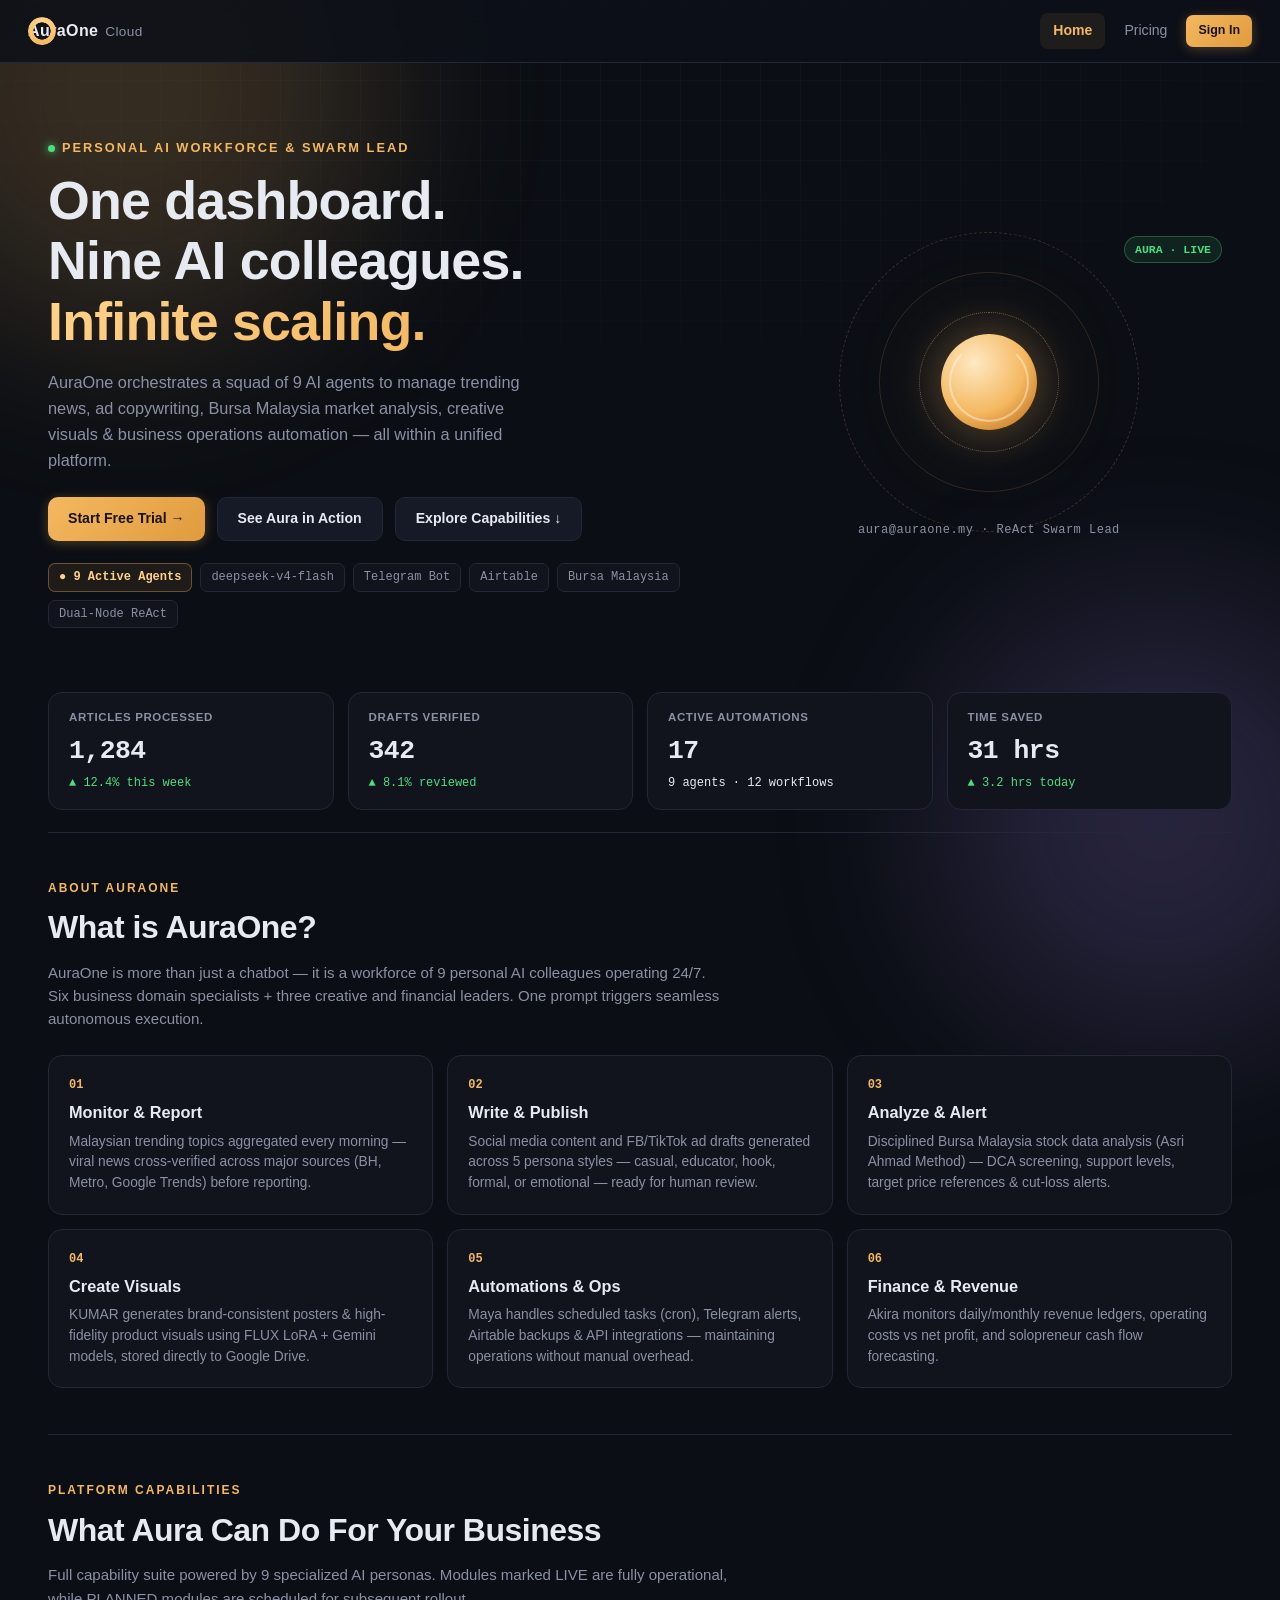
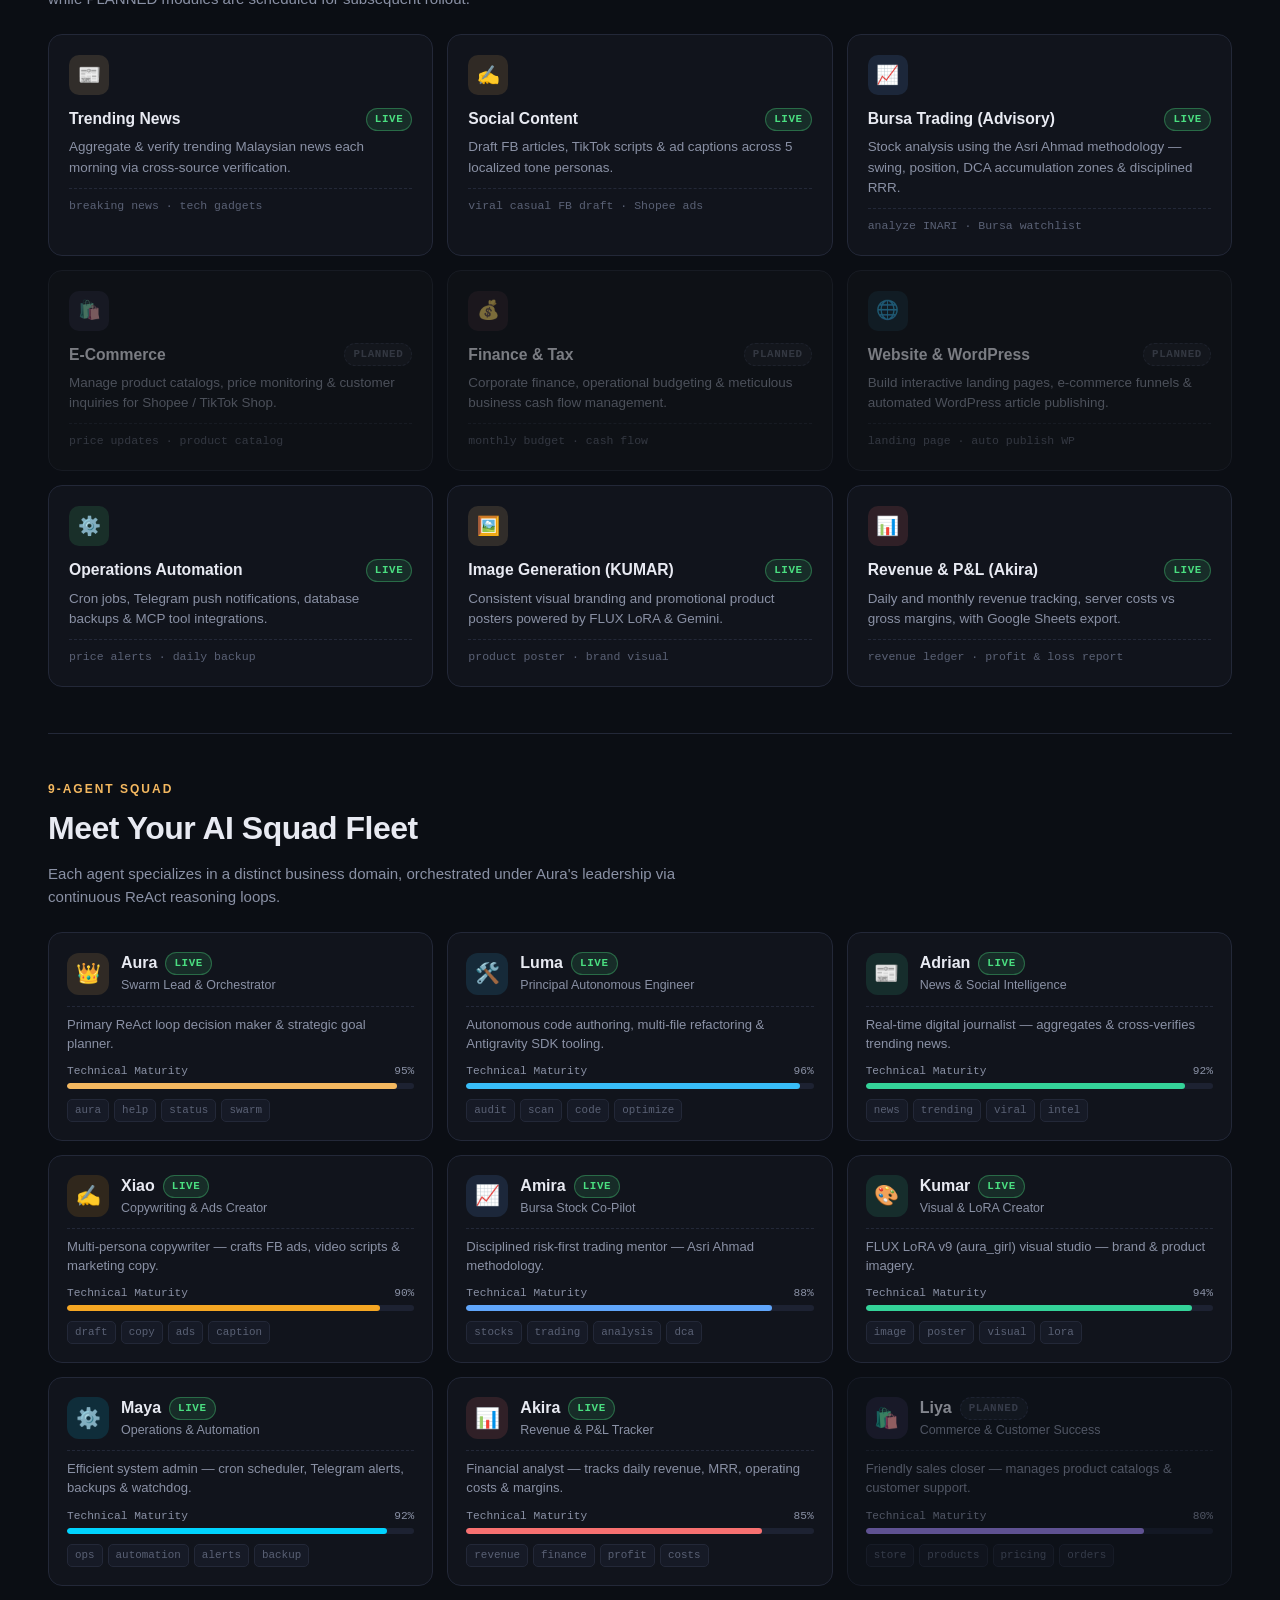
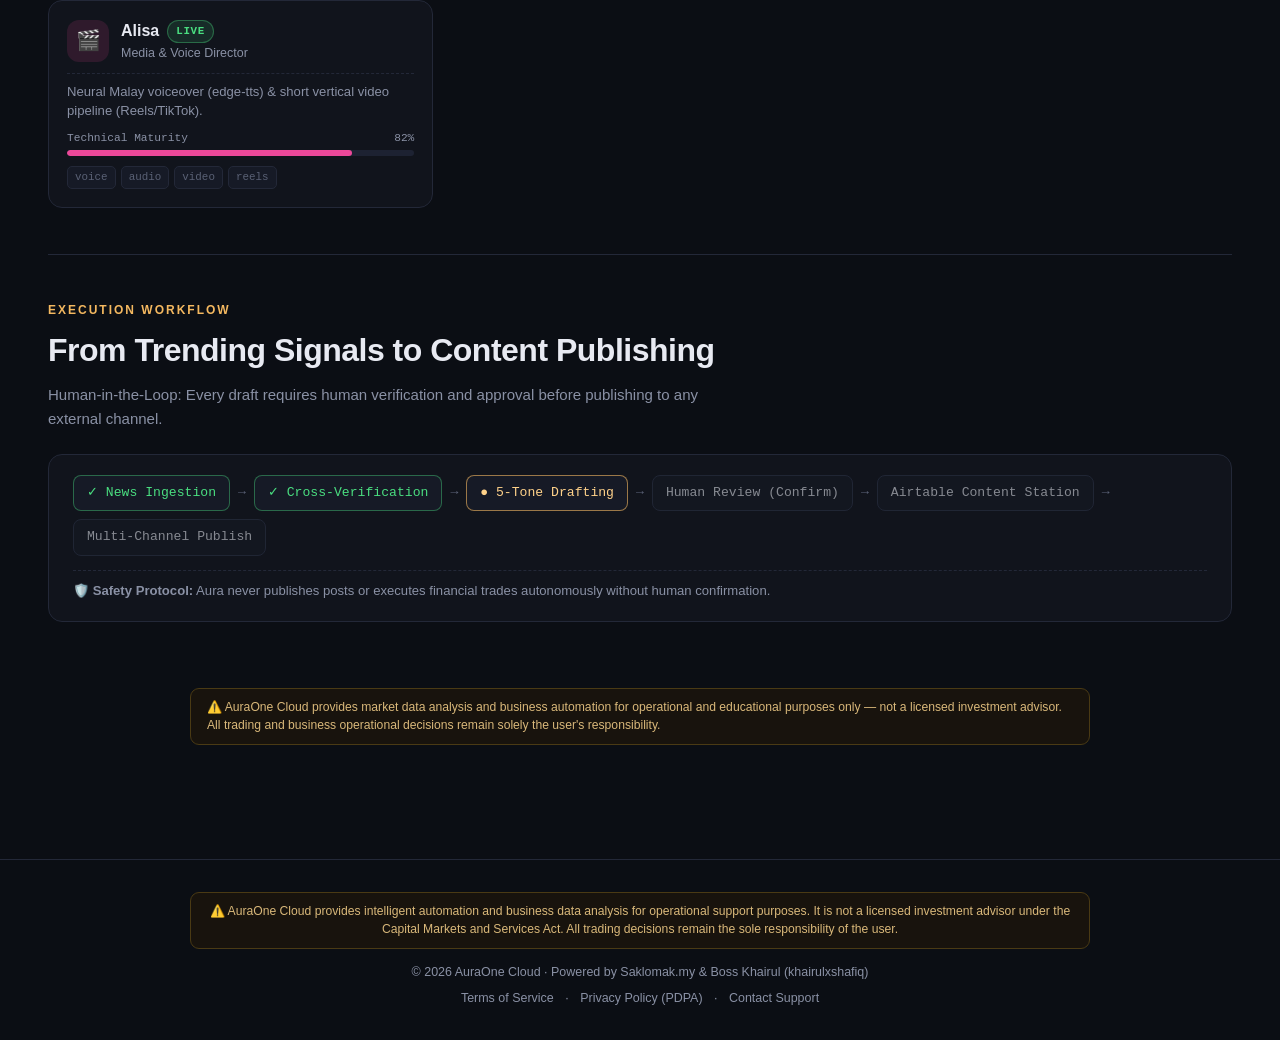
<file: index.html>
<!DOCTYPE html>
<html lang="ms">
<head>
<meta charset="utf-8">
<meta http-equiv="refresh" content="0; url=auraone.html">
<title>AuraOne Cloud — Redirecting...</title>
<script>
  var target = "auraone.html" + (window.location.hash || "");
  window.location.replace(target);
</script>
<style>
  body { background: #0b0e14; color: #e8eaf2; font-family: -apple-system, BlinkMacSystemFont, "Segoe UI", Roboto, sans-serif; display: flex; align-items: center; justify-content: center; height: 100vh; margin: 0; text-align: center; }
  a { color: #f4b860; text-decoration: none; font-weight: 600; }
</style>
</head>
<body>
  <p>Memuatkan AuraOne Cloud... Jika tidak dialihkan secara automatik, <a href="auraone.html">klik di sini</a>.</p>
</body>
</html>
</file>
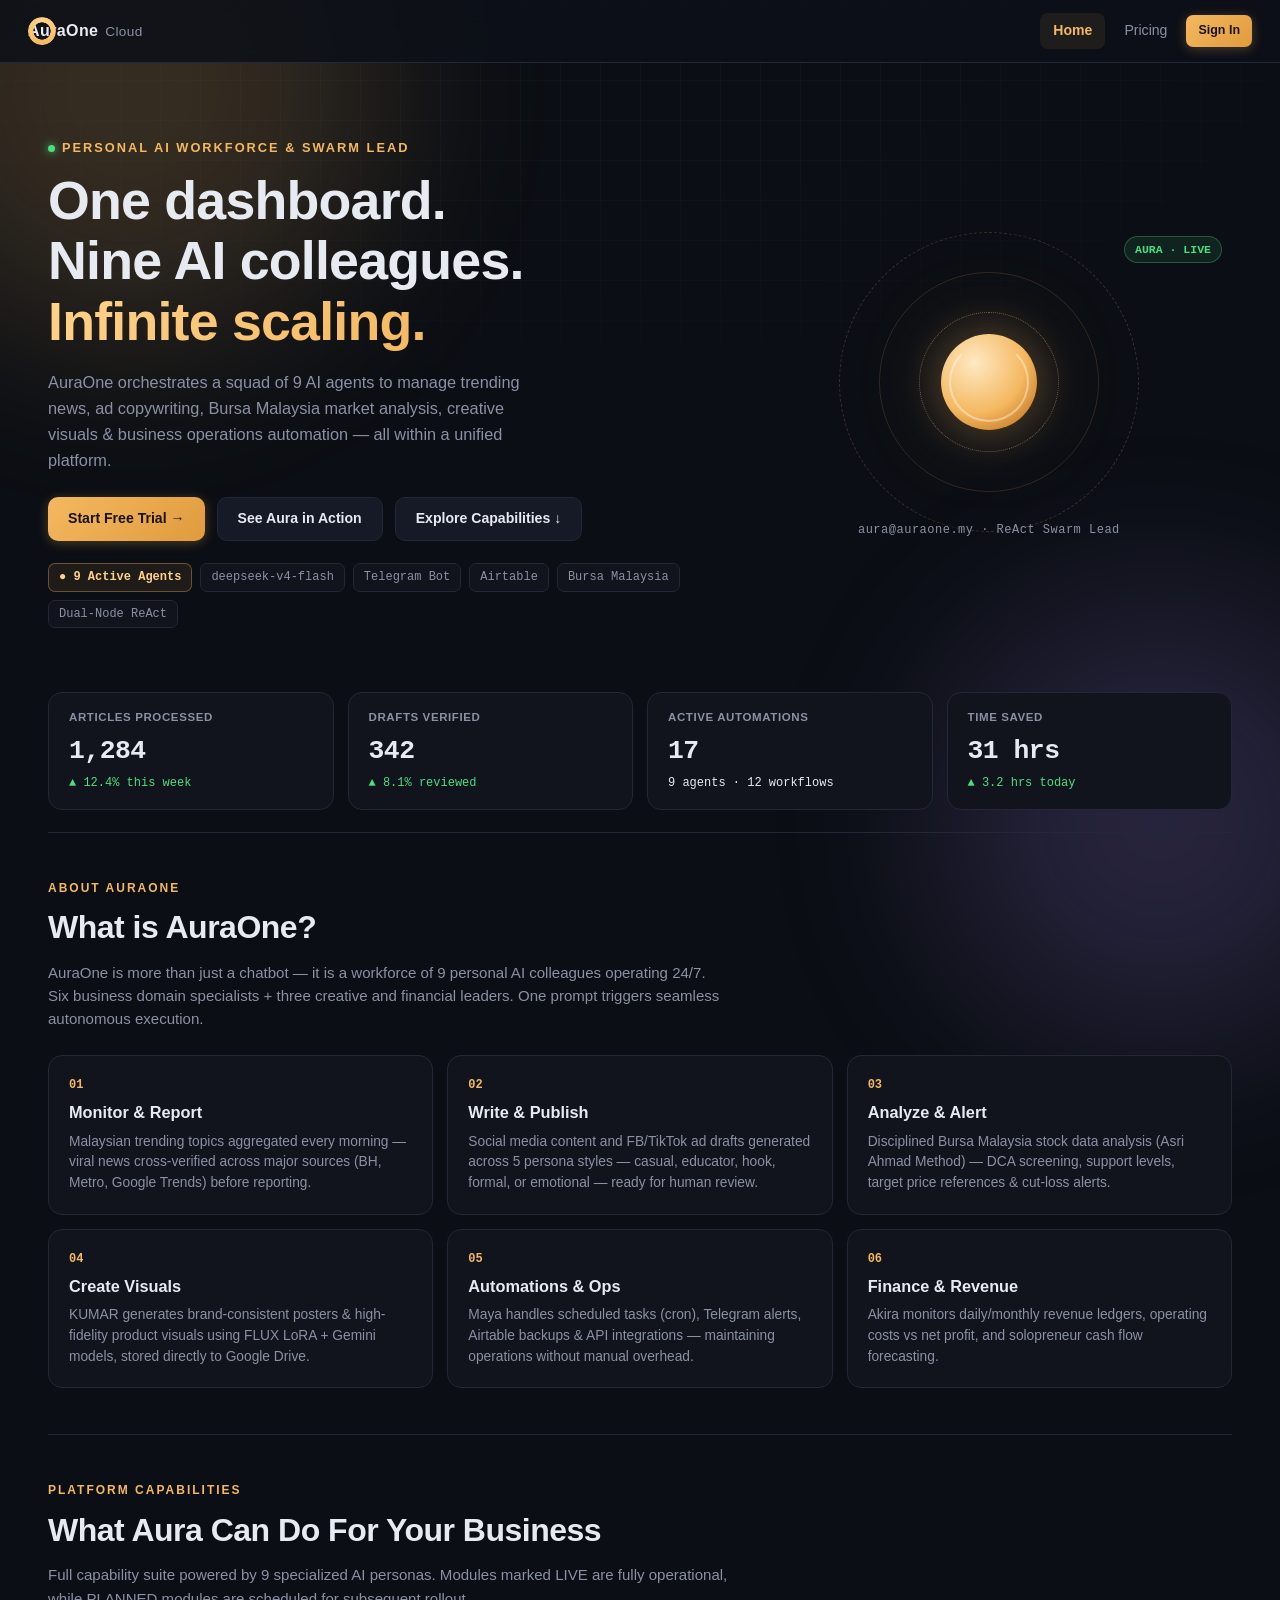
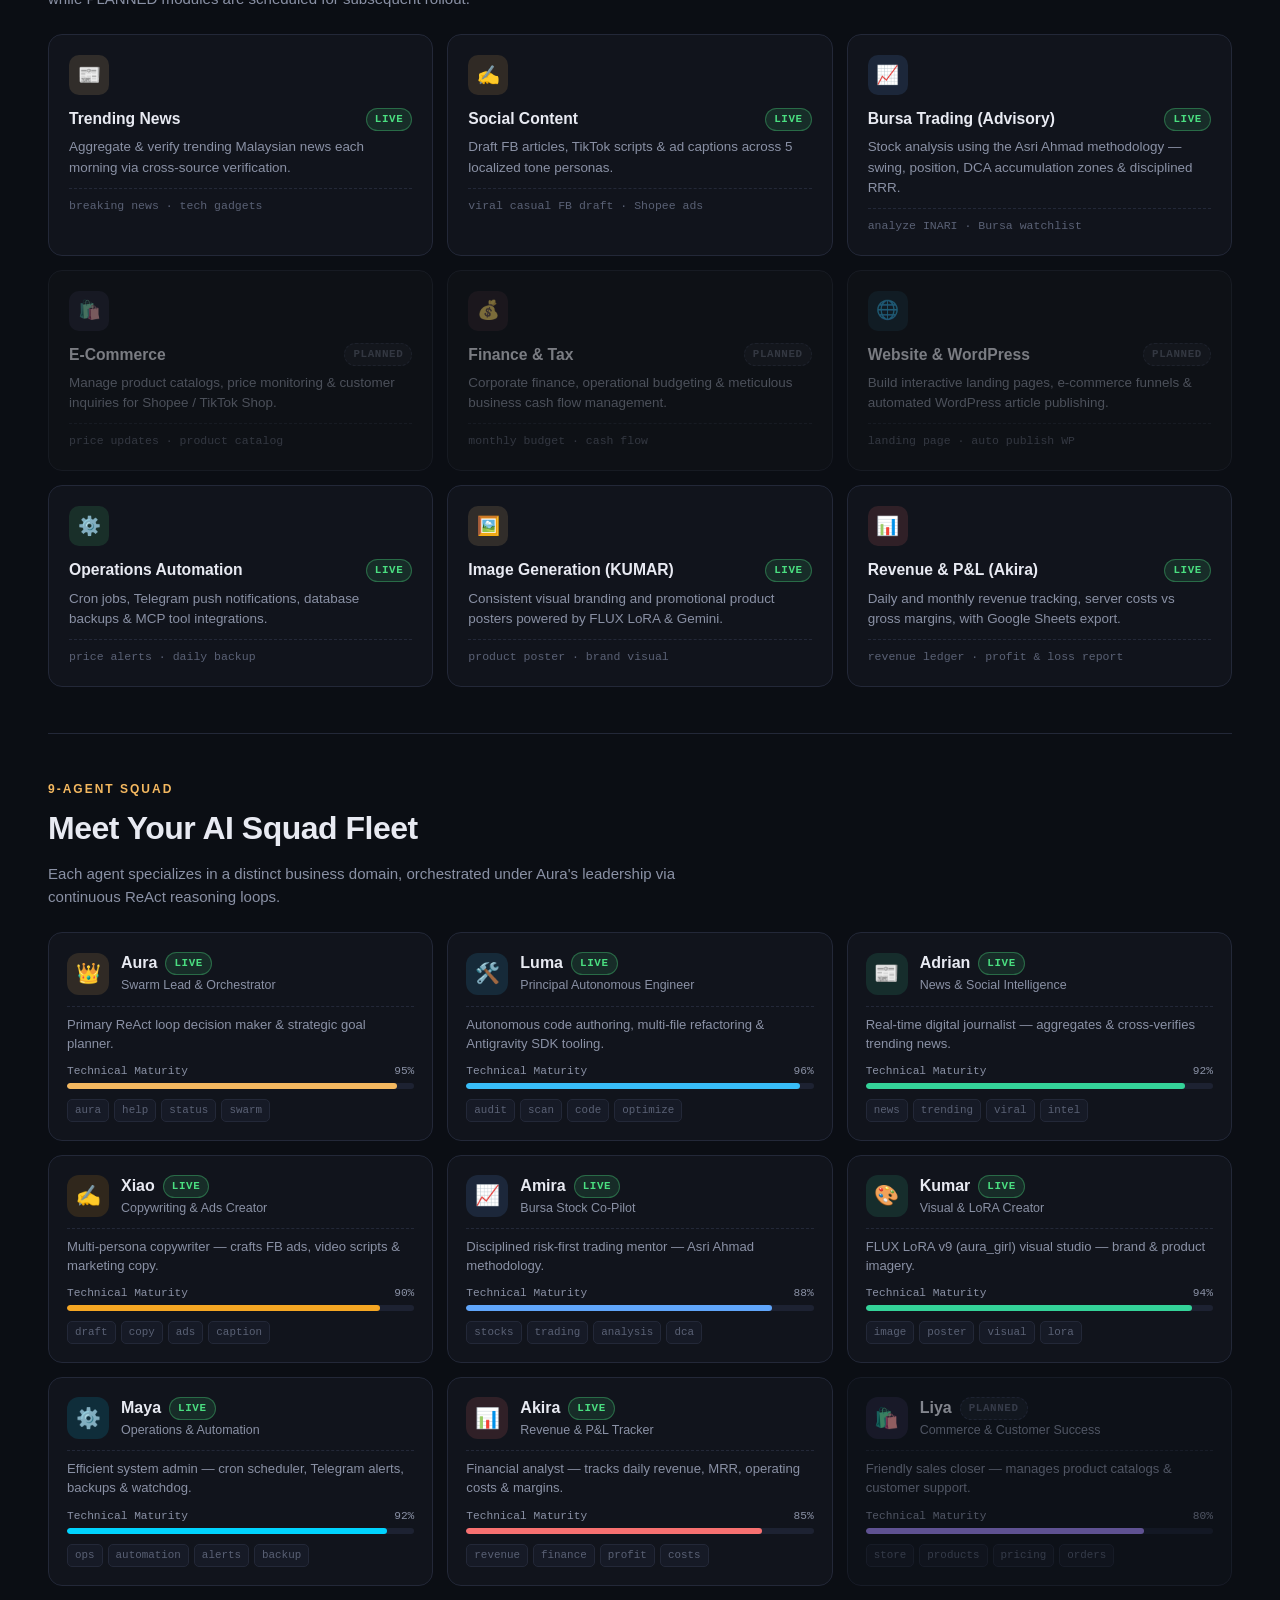
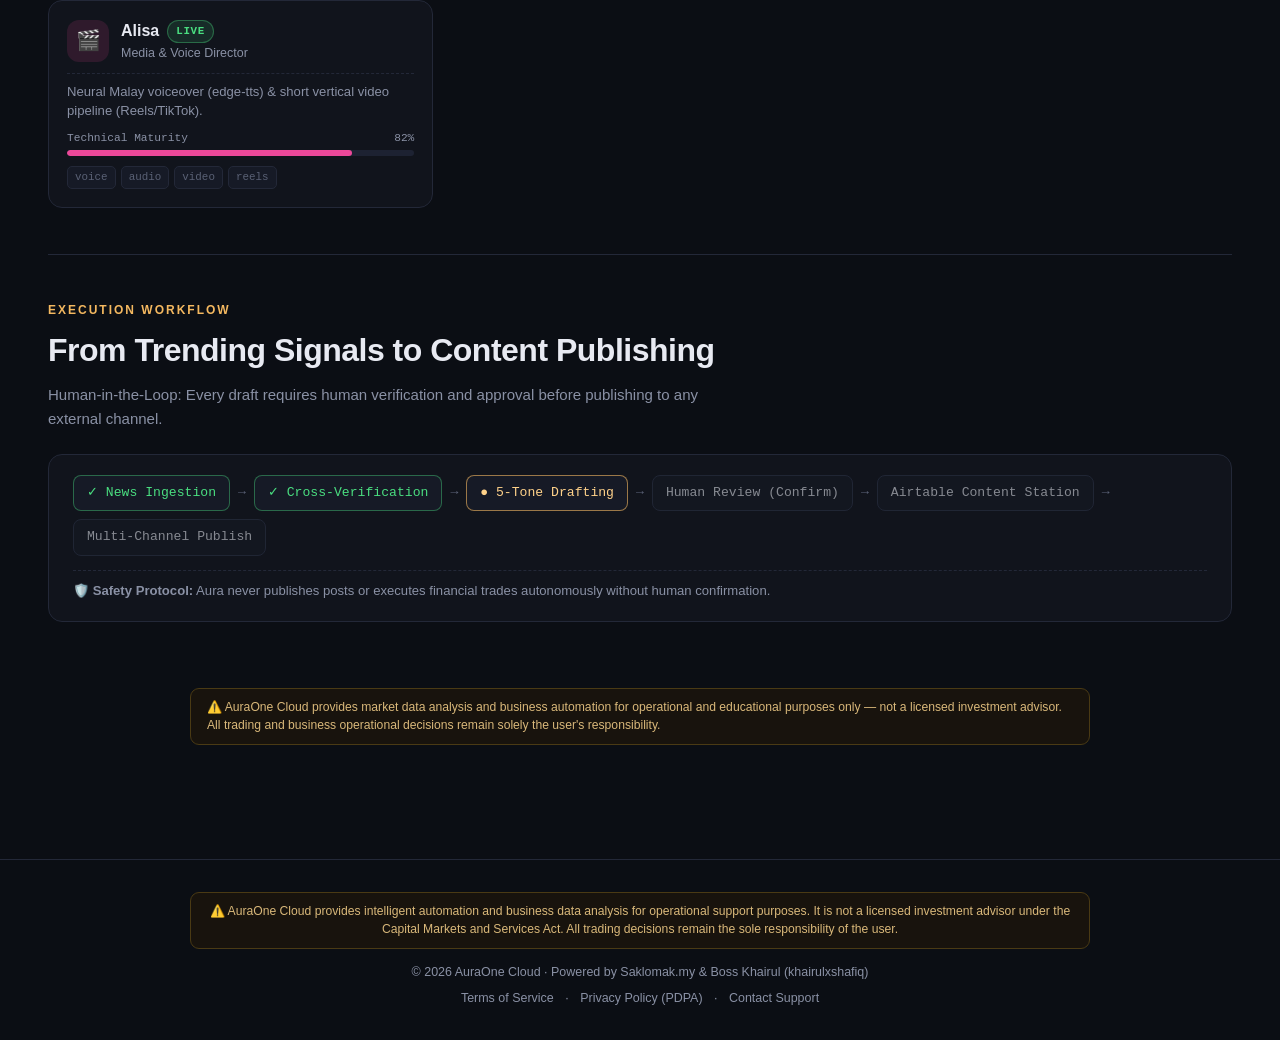
<file: auraone.html>
<!doctype html>
<html lang="en">
<head>
<meta charset="utf-8">
<meta name="viewport" content="width=device-width, initial-scale=1">
<title>AuraOne Cloud — Your Personal AI Workforce & Mission Control</title>
<meta name="description" content="AuraOne Cloud — One dashboard, nine AI colleagues. Trending news, copywriting, Bursa market analysis, automation & creative visuals.">
<style>
:root {
  --bg: #0b0e14;
  --bg-subtle: #0e121b;
  --surface: #11141c;
  --surface2: #161a26;
  --surface3: #1d2232;
  --border: #232838;
  --border2: #2e354a;
  --ink: #e8eaf2;
  --muted: #8a91a5;
  --muted2: #5a6175;
  --accent: #f4b860;
  --accent2: #ffd28a;
  --accent-glow: rgba(244, 184, 96, 0.28);
  --green: #4ade80;
  --green-glow: rgba(74, 222, 128, 0.25);
  --red: #f87171;
  --blue: #60a5fa;
  --violet: #a78bfa;
  --cyan: #00d4ff;
  --radius: 14px;
  --radius-sm: 9px;
  --mono: "SF Mono", "JetBrains Mono", ui-monospace, "Cascadia Code", monospace;
  --sans: "Inter", "Segoe UI", -apple-system, BlinkMacSystemFont, Roboto, sans-serif;
}
* { margin: 0; padding: 0; box-sizing: border-box; }
html { scroll-behavior: smooth; }
body {
  font-family: var(--sans);
  background: var(--bg);
  color: var(--ink);
  line-height: 1.55;
  overflow-x: hidden;
  min-height: 100vh;
}
::selection { background: var(--accent-glow); color: #fff; }
button { font: inherit; cursor: pointer; border: none; border-radius: var(--radius-sm); background: none; color: inherit; transition: all 0.16s ease; }
a { color: var(--accent2); text-decoration: none; transition: color 0.15s ease; }
a:hover { color: #fff; }
input, select, textarea { font: inherit; }
:focus-visible { outline: 2px solid var(--accent); outline-offset: 2px; }

/* ===== BACKGROUND GRID & ORBS ===== */
.bg-grid {
  position: fixed; inset: 0; z-index: 0; pointer-events: none;
  background-image:
    linear-gradient(rgba(255,255,255,0.024) 1px, transparent 1px),
    linear-gradient(90deg, rgba(255,255,255,0.024) 1px, transparent 1px);
  background-size: 40px 40px;
  mask-image: radial-gradient(ellipse 85% 65% at 50% 0%, black 30%, transparent 80%);
}
.orb-glow { position: fixed; z-index: 0; pointer-events: none; border-radius: 50%; filter: blur(95px); opacity: 0.18; }
.orb-g1 { width: 500px; height: 500px; top: -160px; left: -120px; background: var(--accent); }
.orb-g2 { width: 440px; height: 440px; bottom: -140px; right: -100px; background: var(--violet); }

/* ===== SHARED NAV ===== */
nav {
  display: flex; align-items: center; gap: 14px; padding: 13px 28px;
  border-bottom: 1px solid var(--border); background: rgba(13, 16, 24, 0.88);
  backdrop-filter: blur(14px); position: sticky; top: 0; z-index: 50; flex-wrap: wrap;
}
.logo { display: flex; align-items: center; gap: 10px; font-weight: 700; letter-spacing: .4px; text-decoration: none; color: var(--ink); }
.logo .ring {
  width: 28px; height: 28px; border-radius: 50%;
  background: conic-gradient(from 180deg, var(--accent), var(--accent2), var(--accent));
  -webkit-mask: radial-gradient(circle, transparent 42%, #000 45%);
  mask: radial-gradient(circle, transparent 42%, #000 45%);
  box-shadow: 0 0 14px var(--accent-glow);
}
.logo small { color: var(--muted); font-weight: 400; font-size: 0.85em; margin-left: 2px; }
nav .spacer { flex: 1; }
.nav-links { display: flex; align-items: center; gap: 6px; }
.navlink { color: var(--muted); text-decoration: none; padding: 7px 13px; border-radius: 8px; font-size: 0.88rem; font-weight: 500; }
.navlink:hover { color: var(--ink); background: var(--surface2); }
.navlink.act { color: var(--accent); background: rgba(244,184,96,0.08); font-weight: 600; }
.pill { background: var(--surface2); border: 1px solid var(--border); color: var(--accent); padding: 5px 13px; border-radius: 999px; font-size: 0.82rem; font-weight: 600; font-family: var(--mono); }
.btn { display: inline-flex; align-items: center; justify-content: center; gap: 8px; padding: 10px 20px; border-radius: 10px; font-weight: 600; font-size: 0.88rem; text-decoration: none; }
.btn.primary { background: linear-gradient(135deg, var(--accent), #e09b3d); color: #1a1206; box-shadow: 0 2px 12px var(--accent-glow); }
.btn.primary:hover { filter: brightness(1.09); transform: translateY(-1px); color: #1a1206; }
.btn.ghost { background: var(--surface2); color: var(--ink); border: 1px solid var(--border); }
.btn.ghost:hover { border-color: var(--accent); color: var(--accent2); }
.btn.danger { background: rgba(248,113,113,0.12); color: var(--red); border: 1px solid rgba(248,113,113,0.3); }
.btn.danger:hover { background: rgba(248,113,113,0.22); }
.btn.sm { padding: 6px 12px; font-size: 0.78rem; border-radius: 7px; }

/* ===== SCREENS ===== */
.screen { display: none; padding: 32px 28px 60px; max-width: 1240px; margin: 0 auto; position: relative; z-index: 1; }
.screen.active { display: block; animation: fadeIn 0.25s ease forwards; }
@keyframes fadeIn { from { opacity: 0; transform: translateY(6px); } to { opacity: 1; transform: translateY(0); } }

/* ===== HERO & AURA ORB ANIMATION ===== */
.hero { display: grid; grid-template-columns: 1.15fr 0.85fr; gap: 40px; align-items: center; padding: 40px 0 54px; }
.hero-kicker { font-size: 0.8rem; font-weight: 700; letter-spacing: 2px; color: var(--accent); text-transform: uppercase; margin-bottom: 12px; display: inline-flex; align-items: center; gap: 7px; }
.hero-kicker .dot { width: 7px; height: 7px; border-radius: 50%; background: var(--green); box-shadow: 0 0 8px var(--green); animation: pulseDot 2s infinite; }
.hero h1 { font-size: clamp(2.2rem, 4.2vw, 3.4rem); line-height: 1.12; letter-spacing: -0.8px; font-weight: 800; }
.hero h1 em { font-style: normal; color: var(--accent2); background: linear-gradient(135deg, var(--accent2), var(--accent)); -webkit-background-clip: text; -webkit-text-fill-color: transparent; }
.hero p.lead { color: var(--muted); margin: 18px 0 24px; max-width: 52ch; font-size: 1.02rem; line-height: 1.6; }
.hero-cta { display: flex; gap: 12px; flex-wrap: wrap; margin-bottom: 22px; }
.hero-tags { display: flex; gap: 8px; flex-wrap: wrap; }
.tag { font-family: var(--mono); font-size: 0.75rem; padding: 4px 10px; border: 1px solid var(--border); border-radius: 7px; color: var(--muted); background: var(--surface); }
.tag.hot { color: var(--accent2); border-color: rgba(244,184,96,0.35); background: rgba(244,184,96,0.08); font-weight: 600; }

/* Aura Orb Stage */
.stage { position: relative; height: 340px; display: grid; place-items: center; }
.ring { position: absolute; border-radius: 50%; border: 1px solid rgba(244,184,96,0.22); }
.r1 { width: 300px; height: 300px; animation: spin 20s linear infinite; border-style: dashed; }
.r2 { width: 220px; height: 220px; animation: spin 13s linear infinite reverse; border-color: rgba(244,184,96,0.16); }
.r3 { width: 140px; height: 140px; animation: spin 8s linear infinite; border-color: rgba(255,210,138,0.4); border-style: dotted; }
.core {
  position: relative; width: 96px; height: 96px; border-radius: 50%;
  background: radial-gradient(circle at 35% 30%, #ffe9c4, #f4b860 55%, #b35f0e);
  box-shadow: 0 0 44px var(--accent-glow), 0 0 90px rgba(244,184,96,0.22);
  animation: breathe 3.2s ease-in-out infinite;
}
.core::after {
  content: ""; position: absolute; inset: 8px; border-radius: 50%;
  border: 2px solid rgba(255,255,255,0.4); border-top-color: transparent;
  animation: spin 3.5s linear infinite;
}
@keyframes breathe { 0%,100% { transform: scale(1); } 50% { transform: scale(1.07); } }
@keyframes spin { to { transform: rotate(360deg); } }
@keyframes pulseDot { 0%,100% { opacity: 1; } 50% { opacity: 0.4; } }
.stage .status-orb { position: absolute; top: 24px; right: 10px; font-family: var(--mono); font-size: 0.72rem; color: var(--green); background: rgba(74,222,128,0.1); border: 1px solid rgba(74,222,128,0.3); padding: 4px 10px; border-radius: 999px; font-weight: 600; }
.stage .id-orb { position: absolute; bottom: 12px; font-family: var(--mono); font-size: 0.75rem; color: var(--muted); letter-spacing: 0.5px; }

/* ===== SECTION TITLES ===== */
.sec-wrap { padding: 46px 0; border-top: 1px solid var(--border); }
.kicker { font-size: 0.75rem; font-weight: 700; letter-spacing: 2px; color: var(--accent); text-transform: uppercase; margin-bottom: 6px; }
.sec-title { font-size: clamp(1.5rem, 2.5vw, 2rem); font-weight: 800; letter-spacing: -0.5px; margin-bottom: 8px; }
.sec-sub { color: var(--muted); max-width: 680px; font-size: 0.94rem; margin-bottom: 24px; }

/* 6 Points "Tentang" -> About */
.about-grid { display: grid; grid-template-columns: repeat(3, 1fr); gap: 14px; margin-top: 20px; }
.point-card { background: var(--surface); border: 1px solid var(--border); border-radius: var(--radius); padding: 20px; transition: transform 0.16s ease, border-color 0.16s ease; }
.point-card:hover { transform: translateY(-2px); border-color: var(--border2); }
.point-card .n { font-family: var(--mono); font-size: 0.75rem; color: var(--accent); font-weight: 700; margin-bottom: 6px; }
.point-card h3 { font-size: 1.02rem; margin-bottom: 6px; color: var(--ink); }
.point-card p { font-size: 0.86rem; color: var(--muted); line-height: 1.5; }

/* 9 Capabilities Grid */
.caps-grid { display: grid; grid-template-columns: repeat(3, 1fr); gap: 14px; margin-top: 20px; }
.cap-card { background: var(--surface); border: 1px solid var(--border); border-radius: var(--radius); padding: 20px; transition: all 0.16s ease; position: relative; }
.cap-card:hover { transform: translateY(-3px); border-color: var(--accent); }
.cap-card.dim { opacity: 0.5; filter: grayscale(0.35); }
.cap-card.dim:hover { opacity: 0.8; transform: none; border-color: var(--border2); }
.cap-card .ic { width: 40px; height: 40px; border-radius: 10px; display: grid; place-items: center; font-size: 1.15rem; margin-bottom: 12px; }
.cap-card h3 { font-size: 0.98rem; font-weight: 700; display: flex; align-items: center; justify-content: space-between; gap: 8px; }
.cap-card p { font-size: 0.84rem; color: var(--muted); margin-top: 6px; line-height: 1.5; }
.cap-card .eg { font-family: var(--mono); font-size: 0.72rem; color: var(--muted2); margin-top: 10px; border-top: 1px dashed var(--border); padding-top: 8px; }

/* 9-Agent Squad Grid */
.fleet-grid { display: grid; grid-template-columns: repeat(3, 1fr); gap: 14px; margin-top: 20px; }
.fleet-card { background: var(--surface); border: 1px solid var(--border); border-radius: var(--radius); padding: 18px; position: relative; transition: all 0.16s ease; }
.fleet-card:hover { transform: translateY(-2px); border-color: var(--accent); }
.fleet-card.planned { opacity: 0.55; }
.fleet-card .head { display: flex; align-items: center; gap: 12px; margin-bottom: 10px; }
.fleet-card .av { width: 42px; height: 42px; border-radius: 12px; display: grid; place-items: center; font-size: 1.25rem; flex-shrink: 0; }
.fleet-card .nm { font-size: 1rem; font-weight: 700; display: flex; align-items: center; gap: 8px; flex-wrap: wrap; }
.fleet-card .wt { font-size: 0.78rem; color: var(--muted); }
.fleet-card .role { font-family: var(--mono); font-size: 0.74rem; color: var(--accent2); margin-bottom: 8px; }
.fleet-card .sv { font-size: 0.82rem; color: var(--muted); line-height: 1.45; border-top: 1px dashed var(--border); padding-top: 8px; }
.fleet-card .trig { display: flex; flex-wrap: wrap; gap: 5px; margin-top: 10px; }
.fleet-card .trig span { font-family: var(--mono); font-size: 0.68rem; padding: 2px 7px; border-radius: 5px; border: 1px solid var(--border); color: var(--muted2); background: var(--surface2); }
.fleet-card .meter { margin-top: 10px; }
.fleet-card .meter-row { display: flex; justify-content: space-between; font-family: var(--mono); font-size: 0.7rem; color: var(--muted); margin-bottom: 3px; }
.bar-track { height: 6px; border-radius: 4px; background: var(--surface3); overflow: hidden; }
.bar-track i { display: block; height: 100%; border-radius: 4px; background: var(--accent); }

/* Status Badges */
.st { font-family: var(--mono); font-size: 0.68rem; font-weight: 700; letter-spacing: 0.6px; padding: 2px 8px; border-radius: 999px; text-transform: uppercase; }
.st-live { color: var(--green); background: rgba(74,222,128,0.12); border: 1px solid rgba(74,222,128,0.35); }
.st-progress { color: var(--accent2); background: rgba(244,184,96,0.12); border: 1px solid rgba(244,184,96,0.35); }
.st-planned { color: var(--muted2); background: rgba(90,97,117,0.15); border: 1px dashed var(--border2); }

/* Workflow Box */
.flow-box { background: var(--surface); border: 1px solid var(--border); border-radius: var(--radius); padding: 20px 24px; margin: 20px 0; }
.flow-steps { display: flex; align-items: center; gap: 8px; flex-wrap: wrap; font-family: var(--mono); font-size: 0.82rem; }
.flow-node { background: var(--surface2); border: 1px solid var(--border2); padding: 7px 13px; border-radius: 8px; color: var(--ink); display: flex; align-items: center; gap: 6px; }
.flow-node.done { border-color: rgba(74,222,128,0.4); color: var(--green); }
.flow-node.run { border-color: rgba(244,184,96,0.6); color: var(--accent2); animation: pulseNode 1.6s infinite; }
.flow-node.wait { opacity: 0.55; }
.flow-arr { color: var(--muted2); }
@keyframes pulseNode { 0%,100% { opacity: 1; } 50% { opacity: 0.5; } }
.flow-note { font-size: 0.82rem; color: var(--muted); margin-top: 14px; border-top: 1px dashed var(--border); padding-top: 10px; }

/* Stat Strip (Home & Admin) */
.stats4 { display: grid; grid-template-columns: repeat(4, 1fr); gap: 14px; margin-bottom: 22px; }
.stat-card { background: var(--surface); border: 1px solid var(--border); border-radius: var(--radius); padding: 16px 20px; transition: border-color 0.16s ease; }
.stat-card:hover { border-color: var(--border2); }
.stat-card .k { font-size: 0.72rem; color: var(--muted); letter-spacing: 0.6px; text-transform: uppercase; font-weight: 600; }
.stat-card .v { font-size: 1.65rem; font-weight: 800; font-family: var(--mono); letter-spacing: -0.5px; margin: 4px 0 2px; }
.stat-card .d { font-size: 0.75rem; font-family: var(--mono); }
.up { color: var(--green); } .down { color: var(--red); }

/* ===== PRICING ===== */
.plans { display: grid; grid-template-columns: repeat(4, 1fr); gap: 14px; margin-top: 24px; }
.plan { background: var(--surface); border: 1px solid var(--border); border-radius: var(--radius); padding: 24px; position: relative; display: flex; flex-direction: column; gap: 12px; }
.plan.pop { border-color: var(--accent); box-shadow: 0 0 0 1px var(--accent), 0 4px 20px var(--accent-glow); }
.plan .tag-pop { position: absolute; top: -11px; left: 50%; transform: translateX(-50%); background: var(--accent); color: #1a1206; font-size: 0.7rem; font-weight: 800; padding: 3px 12px; border-radius: 999px; letter-spacing: 0.5px; }
.plan h3 { font-size: 1.05rem; }
.plan .price { font-size: 1.85rem; font-weight: 800; font-family: var(--mono); }
.plan .price small { font-size: 0.8rem; color: var(--muted); font-weight: 400; font-family: var(--sans); }
.plan ul { list-style: none; display: flex; flex-direction: column; gap: 8px; font-size: 0.84rem; color: var(--muted); flex: 1; margin: 10px 0 16px; }
.plan li::before { content: "▸ "; color: var(--accent); }
.plan button { margin-top: auto; width: 100%; }

/* ===== LOGIN ===== */
.loginwrap { max-width: 420px; margin: 50px auto; text-align: center; background: var(--surface); border: 1px solid var(--border); border-radius: var(--radius); padding: 32px 28px; }
.loginwrap .ring { width: 56px; height: 56px; margin: 0 auto 16px; background: conic-gradient(from 180deg, var(--accent), var(--accent2), var(--accent)); -webkit-mask: radial-gradient(circle, transparent 40%, #000 44%); mask: radial-gradient(circle, transparent 40%, #000 44%); box-shadow: 0 0 20px var(--accent-glow); }
.loginwrap h2 { font-size: 1.35rem; margin-bottom: 6px; }
.loginwrap p { color: var(--muted); font-size: 0.88rem; margin-bottom: 22px; }
.field { width: 100%; background: var(--surface2); border: 1px solid var(--border); color: var(--ink); padding: 11px 14px; border-radius: 10px; outline: none; margin-bottom: 12px; font-size: 0.88rem; transition: border-color 0.15s; }
.field:focus { border-color: var(--accent); }
.err { color: var(--red); font-size: 0.82rem; min-height: 1.3em; margin: 6px 0; }
.quick { display: flex; gap: 8px; margin-top: 14px; }
.quick button { flex: 1; background: var(--surface2); border: 1px solid var(--border); color: var(--muted); padding: 8px 10px; border-radius: 8px; font-size: 0.78rem; font-weight: 500; }
.quick button:hover { border-color: var(--accent); color: var(--accent); }
.fine { margin-top: 16px; font-size: 0.74rem; color: var(--muted); }

/* ===== APP & BENTO GRID ===== */
.dash-head { display: flex; align-items: flex-end; justify-content: space-between; flex-wrap: wrap; gap: 14px; margin-bottom: 20px; }
.balcard { background: linear-gradient(135deg, #18140c, #241c10); border: 1px solid #4a3a14; border-radius: var(--radius); padding: 16px 20px; min-width: 220px; }
.balcard small { color: var(--muted); font-size: 0.78rem; }
.balcard b { font-size: 1.55rem; color: var(--accent); font-family: var(--mono); }
.topbar-mini { display: flex; gap: 6px; margin-top: 8px; }
.chip { background: var(--surface2); border: 1px solid var(--border); color: var(--ink); padding: 5px 12px; border-radius: 999px; font-size: 0.78rem; font-weight: 500; }
.chip:hover { border-color: var(--accent); color: var(--accent); }
.chip.on { border-color: var(--accent); color: var(--accent); }
.grid2 { display: grid; grid-template-columns: 2fr 1fr; gap: 16px; }
.grid3 { display: grid; grid-template-columns: repeat(3, 1fr); gap: 14px; }
.grid-bento { display: grid; grid-template-columns: repeat(12, 1fr); gap: 14px; }
.span-4 { grid-column: span 4; }
.span-6 { grid-column: span 6; }
.span-8 { grid-column: span 8; }
.span-12 { grid-column: span 12; }

/* Panels */
.panel { background: var(--surface); border: 1px solid var(--border); border-radius: var(--radius); padding: 20px; }
.panel h4 { font-size: 0.95rem; margin-bottom: 14px; display: flex; justify-content: space-between; align-items: center; gap: 8px; flex-wrap: wrap; }
.panel h4 span.subtext { color: var(--muted); font-weight: 400; font-size: 0.78rem; font-family: var(--mono); }

/* Agents in App */
.agents-list { display: flex; flex-direction: column; gap: 10px; }
.agent-row { display: flex; align-items: center; gap: 14px; background: var(--surface2); border: 1px solid var(--border); border-radius: var(--radius-sm); padding: 12px 16px; }
.agent-row .dot { width: 9px; height: 9px; border-radius: 50%; background: var(--green); flex-shrink: 0; box-shadow: 0 0 6px var(--green); }
.agent-row .dot.off { background: var(--muted2); box-shadow: none; }
.agent-row b { display: block; font-size: 0.9rem; }
.agent-row small { color: var(--muted); font-size: 0.78rem; }
.agent-row .run { margin-left: auto; background: transparent; color: var(--accent); border: 1px solid var(--border); padding: 6px 14px; border-radius: 8px; font-weight: 600; font-size: 0.8rem; }
.agent-row .run:hover { border-color: var(--accent); background: rgba(244,184,96,0.08); }

/* Connectors */
.connectors { display: flex; flex-wrap: wrap; gap: 8px; }
.conn { display: flex; align-items: center; gap: 8px; background: var(--surface2); border: 1px solid var(--border); border-radius: 999px; padding: 7px 14px; font-size: 0.84rem; cursor: pointer; transition: all 0.15s; }
.conn .sw { width: 26px; height: 15px; border-radius: 999px; background: var(--border); position: relative; flex-shrink: 0; }
.conn .sw::after { content: ""; position: absolute; width: 11px; height: 11px; border-radius: 50%; background: var(--muted); top: 2px; left: 2px; transition: 0.15s; }
.conn.on { border-color: #3a5a2a; }
.conn.on .sw { background: #2f5424; }
.conn.on .sw::after { left: 13px; background: var(--green); }
.conn:hover { border-color: var(--accent); }

/* Chat Simulator */
.chatlog { display: flex; flex-direction: column; gap: 10px; max-height: 320px; overflow-y: auto; font-size: 0.86rem; padding-right: 4px; }
.msg { padding: 10px 14px; border-radius: 12px; max-width: 86%; white-space: pre-wrap; line-height: 1.5; }
.msg.u { align-self: flex-end; background: var(--accent); color: #1a1206; border-bottom-right-radius: 3px; font-weight: 500; }
.msg.a { align-self: flex-start; background: var(--surface2); border: 1px solid var(--border); border-bottom-left-radius: 3px; color: var(--ink); }
.chatbar { display: flex; gap: 8px; margin-top: 12px; }
.chatbar input { flex: 1; background: var(--surface2); border: 1px solid var(--border); color: var(--ink); padding: 10px 14px; border-radius: 10px; outline: none; font-size: 0.86rem; }
.chatbar input:focus { border-color: var(--accent); }
.chatbar button { background: var(--accent); color: #1a1206; padding: 0 16px; font-weight: 700; border-radius: 10px; }

/* Trading & Watchlist */
.profile-quiz .q { margin-bottom: 16px; }
.profile-quiz label { display: block; margin-bottom: 6px; font-size: 0.86rem; color: var(--ink); }
.profile-quiz select { width: 100%; background: var(--surface2); border: 1px solid var(--border); color: var(--ink); padding: 9px 12px; border-radius: 9px; font-size: 0.86rem; }
.stock-item { display: flex; justify-content: space-between; align-items: center; gap: 10px; padding: 10px 0; border-bottom: 1px solid var(--border); font-size: 0.88rem; }
.stock-item:last-child { border-bottom: none; }
.stock-item .sub { font-size: 0.74rem; color: var(--muted); }
.stock-item .price { font-family: var(--mono); font-weight: 700; }
.badge { font-size: 0.68rem; padding: 2px 8px; border-radius: 999px; border: 1px solid var(--border); color: var(--muted); white-space: nowrap; font-family: var(--mono); }
.badge.warn { border-color: rgba(244,184,96,0.4); color: var(--accent); background: rgba(244,184,96,0.08); }
.badge.ok { border-color: rgba(74,222,128,0.4); color: var(--green); background: rgba(74,222,128,0.08); }

/* Tabs */
.tabs { display: flex; gap: 6px; margin-bottom: 18px; flex-wrap: wrap; }
.tabs button { background: var(--surface2); color: var(--muted); padding: 8px 16px; border-radius: 999px; border: 1px solid var(--border); font-size: 0.84rem; font-weight: 500; }
.tabs button:hover { color: var(--ink); border-color: var(--border2); }
.tabs button.act { color: var(--accent); border-color: var(--accent); background: rgba(244,184,96,0.08); font-weight: 600; }

/* ===== ADMIN MISSION CONTROL ===== */
.admin-badge { display: inline-flex; align-items: center; gap: 6px; padding: 5px 12px; border-radius: 999px; border: 1px solid rgba(244,184,96,0.4); background: rgba(244,184,96,0.08); font-size: 0.78rem; font-family: var(--mono); color: var(--accent); }
.admin-badge .dot { width: 7px; height: 7px; border-radius: 50%; background: var(--red); box-shadow: 0 0 8px var(--red); animation: pulseDot 2s infinite; }
.adm-tab-pane { display: none; }
.adm-tab-pane.active { display: block; animation: fadeIn 0.2s ease; }

/* Tables */
table { width: 100%; border-collapse: collapse; font-size: 0.84rem; }
th, td { text-align: left; padding: 10px 10px; border-bottom: 1px solid var(--border); }
th { color: var(--muted2); font-weight: 600; font-size: 0.72rem; text-transform: uppercase; letter-spacing: 0.8px; font-family: var(--mono); }
td { font-family: var(--sans); }
td.mono { font-family: var(--mono); font-size: 0.82rem; }
.pill-st { font-size: 0.68rem; padding: 2px 9px; border-radius: 999px; border: 1px solid var(--border); color: var(--muted); font-family: var(--mono); font-weight: 600; }
.pill-st.on { border-color: rgba(74,222,128,0.4); color: var(--green); background: rgba(74,222,128,0.08); }
.pill-st.paused { border-color: rgba(244,184,96,0.4); color: var(--accent); background: rgba(244,184,96,0.08); }
.rowbtn { background: transparent; border: 1px solid var(--border); color: var(--accent); padding: 4px 10px; border-radius: 7px; font-size: 0.74rem; font-weight: 600; }
.rowbtn:hover { border-color: var(--accent); background: rgba(244,184,96,0.08); }

/* KV Lists */
.kv { display: flex; justify-content: space-between; font-size: 0.82rem; padding: 7px 0; border-bottom: 1px solid var(--border); font-family: var(--mono); }
.kv:last-child { border-bottom: 0; }
.kv .k { color: var(--muted); font-family: var(--sans); }
.kv .val { color: var(--ink); font-weight: 600; }

/* Timeline trace */
.trace-list { position: relative; padding-left: 20px; }
.trace-list::before { content: ""; position: absolute; left: 6px; top: 6px; bottom: 6px; width: 2px; background: linear-gradient(to bottom, var(--violet), var(--cyan), var(--accent)); opacity: 0.4; }
.trace-item { position: relative; margin-bottom: 16px; font-size: 0.82rem; }
.trace-dot { position: absolute; left: -18px; top: 5px; width: 8px; height: 8px; border-radius: 50%; border: 1px solid var(--bg); }
.tdot-user { background: var(--violet); }
.tdot-luma { background: var(--cyan); }
.tdot-tool { background: var(--accent); }
.trace-time { font-size: 0.7rem; font-family: var(--mono); color: var(--muted2); }
.trace-actor { font-size: 0.72rem; font-weight: 700; text-transform: uppercase; letter-spacing: 0.6px; margin: 1px 0 3px; }
.tact-user { color: var(--violet); }
.tact-luma { color: var(--cyan); }
.tact-tool { color: var(--accent); }
.tool-tag { display: inline-flex; align-items: center; background: rgba(244,184,96,0.1); border: 1px solid rgba(244,184,96,0.25); border-radius: 5px; padding: 1px 6px; font-size: 0.7rem; font-family: var(--mono); color: var(--accent); margin-right: 4px; }

/* Flow Diagram (Dual Node) */
.dual-diagram { display: flex; align-items: center; justify-content: center; gap: 8px; padding: 16px 0; flex-wrap: wrap; }
.d-node { display: flex; flex-direction: column; align-items: center; gap: 6px; }
.d-icon { width: 56px; height: 56px; border-radius: 16px; display: flex; align-items: center; justify-content: center; font-size: 1.4rem; border: 1px solid var(--border); background: var(--surface2); }
.d-icon.aura { border-color: rgba(167,139,250,0.4); box-shadow: 0 0 16px rgba(167,139,250,0.2); }
.d-icon.luma { border-color: rgba(0,212,255,0.4); box-shadow: 0 0 16px rgba(0,212,255,0.2); }
.d-arr { font-size: 0.8rem; color: var(--muted2); font-family: var(--mono); display: flex; flex-direction: column; align-items: center; padding: 0 8px; }

/* HITL Tasks */
.hitl-item { display: flex; align-items: center; gap: 12px; padding: 10px 0; border-bottom: 1px solid var(--border); font-size: 0.86rem; }
.hitl-item:last-child { border-bottom: 0; }
.hitl-item input[type="checkbox"] { width: 16px; height: 16px; accent-color: var(--accent); cursor: pointer; }
.hitl-item.done span.title { text-decoration: line-through; color: var(--muted); }
.p-tag { font-family: var(--mono); font-size: 0.68rem; font-weight: 700; padding: 2px 7px; border-radius: 4px; }
.p-high { background: rgba(248,113,113,0.12); color: var(--red); border: 1px solid rgba(248,113,113,0.3); }
.p-med { background: rgba(244,184,96,0.12); color: var(--accent); border: 1px solid rgba(244,184,96,0.3); }

/* Disclaimer & Footer */
.disclaimer { background: #18130d; border: 1px solid #4a3a14; color: #d9b87a; border-radius: var(--radius-sm); padding: 10px 16px; font-size: 0.76rem; max-width: 900px; margin: 0 auto 14px; line-height: 1.45; }
footer { text-align: center; color: var(--muted); font-size: 0.78rem; padding: 32px 20px; border-top: 1px solid var(--border); margin-top: 40px; position: relative; z-index: 1; }
footer a { color: var(--muted); margin: 0 8px; }
footer a:hover { color: var(--accent); }

/* Modal */
.modal { display: none; position: fixed; inset: 0; background: rgba(5,7,12,0.78); backdrop-filter: blur(6px); z-index: 100; align-items: center; justify-content: center; padding: 20px; }
.modal.open { display: flex; }
.modal .box { background: var(--surface); border: 1px solid var(--border2); border-radius: var(--radius); padding: 26px; max-width: 460px; width: 100%; max-height: 85vh; overflow-y: auto; box-shadow: 0 10px 30px rgba(0,0,0,0.5); }
.modal h3 { margin-bottom: 8px; font-size: 1.15rem; }
.modal p { color: var(--muted); font-size: 0.86rem; margin-bottom: 16px; }
.modal .row { display: flex; gap: 10px; margin-top: 16px; }
.modal .row .btn { flex: 1; }

@media(max-width:980px) {
  .hero { grid-template-columns: 1fr; }
  .about-grid, .caps-grid, .fleet-grid, .plans { grid-template-columns: repeat(2, 1fr); }
  .grid2 { grid-template-columns: 1fr; }
  .stats4 { grid-template-columns: repeat(2, 1fr); }
  .span-4, .span-6, .span-8 { grid-column: span 12; }
}
@media(max-width:640px) {
  .about-grid, .caps-grid, .fleet-grid, .plans, .stats4 { grid-template-columns: 1fr; }
  nav { padding: 10px 16px; }
  .screen { padding: 20px 14px 40px; }
}
</style>
</head>
<body>

<div class="bg-grid"></div>
<div class="orb-glow orb-g1"></div>
<div class="orb-glow orb-g2"></div>

<!-- ===== TOP NAVIGATION ===== -->
<nav>
  <a class="logo" href="#/home">
    <div class="ring"></div>
    <span>AuraOne <small>Cloud</small></span>
  </a>
  <div class="spacer"></div>
  <div class="nav-links">
    <a class="navlink" href="#/home" data-nav="home">Home</a>
    <a class="navlink" href="#/pricing" data-nav="pricing">Pricing</a>
    <a class="navlink" href="#/admin" data-nav="admin" id="navAdminLink" style="display:none;color:var(--accent)">🛡️ Mission Control</a>
    <span class="pill" id="navBal" style="display:none"><span id="navBalNum">260</span> ⚡</span>
    <a class="btn ghost sm" id="navDash" style="display:none" href="#/app">My Dashboard</a>
    <button class="btn primary sm" id="navSign" onclick="go('#/login')">Sign In</button>
    <button class="btn ghost sm" id="navOut" style="display:none" onclick="logout()">Sign Out</button>
  </div>
</nav>

<!-- ========================================================================= -->
<!-- SCREEN: HOME (#/home)                                                     -->
<!-- ========================================================================= -->
<section class="screen active" id="s-home">
  <div class="hero">
    <div>
      <div class="hero-kicker"><span class="dot"></span> Personal AI Workforce &amp; Swarm Lead</div>
      <h1>One dashboard.<br>Nine AI colleagues.<br><em>Infinite scaling.</em></h1>
      <p class="lead">AuraOne orchestrates a squad of 9 AI agents to manage trending news, ad copywriting, Bursa Malaysia market analysis, creative visuals &amp; business operations automation — all within a unified platform.</p>
      <div class="hero-cta">
        <button class="btn primary" onclick="go('#/login')">Start Free Trial →</button>
        <button class="btn ghost" onclick="demoChat()">See Aura in Action</button>
        <a class="btn ghost" href="#tentang-sec">Explore Capabilities ↓</a>
      </div>
      <div class="hero-tags">
        <span class="tag hot">● 9 Active Agents</span>
        <span class="tag">deepseek-v4-flash</span>
        <span class="tag">Telegram Bot</span>
        <span class="tag">Airtable</span>
        <span class="tag">Bursa Malaysia</span>
        <span class="tag">Dual-Node ReAct</span>
      </div>
    </div>
    <div class="stage">
      <div class="ring r1"></div>
      <div class="ring r2"></div>
      <div class="ring r3"></div>
      <div class="core"></div>
      <span class="status-orb">AURA · LIVE</span>
      <span class="id-orb">aura@auraone.my · ReAct Swarm Lead</span>
    </div>
  </div>

  <!-- Summary Metric Strip -->
  <div class="stats4" style="margin-top:10px">
    <div class="stat-card"><div class="k">Articles Processed</div><div class="v">1,284</div><div class="d up">▲ 12.4% this week</div></div>
    <div class="stat-card"><div class="k">Drafts Verified</div><div class="v">342</div><div class="d up">▲ 8.1% reviewed</div></div>
    <div class="stat-card"><div class="k">Active Automations</div><div class="v">17</div><div class="d">9 agents · 12 workflows</div></div>
    <div class="stat-card"><div class="k">Time Saved</div><div class="v">31 hrs</div><div class="d up">▲ 3.2 hrs today</div></div>
  </div>

  <!-- 6 Value Pillars: About AuraOne -->
  <div class="sec-wrap" id="tentang-sec">
    <div class="kicker">About AuraOne</div>
    <h2 class="sec-title">What is AuraOne?</h2>
    <p class="sec-sub">AuraOne is more than just a chatbot — it is a workforce of 9 personal AI colleagues operating 24/7. Six business domain specialists + three creative and financial leaders. One prompt triggers seamless autonomous execution.</p>
    <div class="about-grid">
      <div class="point-card"><div class="n">01</div><h3>Monitor &amp; Report</h3><p>Malaysian trending topics aggregated every morning — viral news cross-verified across major sources (BH, Metro, Google Trends) before reporting.</p></div>
      <div class="point-card"><div class="n">02</div><h3>Write &amp; Publish</h3><p>Social media content and FB/TikTok ad drafts generated across 5 persona styles — casual, educator, hook, formal, or emotional — ready for human review.</p></div>
      <div class="point-card"><div class="n">03</div><h3>Analyze &amp; Alert</h3><p>Disciplined Bursa Malaysia stock data analysis (Asri Ahmad Method) — DCA screening, support levels, target price references &amp; cut-loss alerts.</p></div>
      <div class="point-card"><div class="n">04</div><h3>Create Visuals</h3><p>KUMAR generates brand-consistent posters &amp; high-fidelity product visuals using FLUX LoRA + Gemini models, stored directly to Google Drive.</p></div>
      <div class="point-card"><div class="n">05</div><h3>Automations &amp; Ops</h3><p>Maya handles scheduled tasks (cron), Telegram alerts, Airtable backups &amp; API integrations — maintaining operations without manual overhead.</p></div>
      <div class="point-card"><div class="n">06</div><h3>Finance &amp; Revenue</h3><p>Akira monitors daily/monthly revenue ledgers, operating costs vs net profit, and solopreneur cash flow forecasting.</p></div>
    </div>
  </div>

  <!-- 9 Platform Capabilities -->
  <div class="sec-wrap">
    <div class="kicker">Platform Capabilities</div>
    <h2 class="sec-title">What Aura Can Do For Your Business</h2>
    <p class="sec-sub">Full capability suite powered by 9 specialized AI personas. Modules marked LIVE are fully operational, while PLANNED modules are scheduled for subsequent rollout.</p>
    <div class="caps-grid">
      <div class="cap-card"><div class="ic" style="background:#ffd28a22;color:#ffd28a">📰</div><h3>Trending News <span class="st st-live">LIVE</span></h3><p>Aggregate &amp; verify trending Malaysian news each morning via cross-source verification.</p><div class="eg">breaking news · tech gadgets</div></div>
      <div class="cap-card"><div class="ic" style="background:#f4b86022;color:#f4b860">✍️</div><h3>Social Content <span class="st st-live">LIVE</span></h3><p>Draft FB articles, TikTok scripts &amp; ad captions across 5 localized tone personas.</p><div class="eg">viral casual FB draft · Shopee ads</div></div>
      <div class="cap-card"><div class="ic" style="background:#60a5fa22;color:#60a5fa">📈</div><h3>Bursa Trading (Advisory) <span class="st st-live">LIVE</span></h3><p>Stock analysis using the Asri Ahmad methodology — swing, position, DCA accumulation zones &amp; disciplined RRR.</p><div class="eg">analyze INARI · Bursa watchlist</div></div>
      <div class="cap-card dim"><div class="ic" style="background:#a78bfa22;color:#a78bfa">🛍️</div><h3>E-Commerce <span class="st st-planned">PLANNED</span></h3><p>Manage product catalogs, price monitoring &amp; customer inquiries for Shopee / TikTok Shop.</p><div class="eg">price updates · product catalog</div></div>
      <div class="cap-card dim"><div class="ic" style="background:#f8717122;color:#f87171">💰</div><h3>Finance &amp; Tax <span class="st st-planned">PLANNED</span></h3><p>Corporate finance, operational budgeting &amp; meticulous business cash flow management.</p><div class="eg">monthly budget · cash flow</div></div>
      <div class="cap-card dim"><div class="ic" style="background:#00d4ff22;color:#00d4ff">🌐</div><h3>Website &amp; WordPress <span class="st st-planned">PLANNED</span></h3><p>Build interactive landing pages, e-commerce funnels &amp; automated WordPress article publishing.</p><div class="eg">landing page · auto publish WP</div></div>
      <div class="cap-card"><div class="ic" style="background:#4ade8022;color:#4ade80">⚙️</div><h3>Operations Automation <span class="st st-live">LIVE</span></h3><p>Cron jobs, Telegram push notifications, database backups &amp; MCP tool integrations.</p><div class="eg">price alerts · daily backup</div></div>
      <div class="cap-card"><div class="ic" style="background:#ffd28a22;color:#ffd28a">🖼️</div><h3>Image Generation (KUMAR) <span class="st st-live">LIVE</span></h3><p>Consistent visual branding and promotional product posters powered by FLUX LoRA &amp; Gemini.</p><div class="eg">product poster · brand visual</div></div>
      <div class="cap-card"><div class="ic" style="background:#f8717122;color:#f87171">📊</div><h3>Revenue &amp; P&amp;L (Akira) <span class="st st-live">LIVE</span></h3><p>Daily and monthly revenue tracking, server costs vs gross margins, with Google Sheets export.</p><div class="eg">revenue ledger · profit &amp; loss report</div></div>
    </div>
  </div>

  <!-- 9-Agent Squad Roster -->
  <div class="sec-wrap">
    <div class="kicker">9-Agent Squad</div>
    <h2 class="sec-title">Meet Your AI Squad Fleet</h2>
    <p class="sec-sub">Each agent specializes in a distinct business domain, orchestrated under Aura's leadership via continuous ReAct reasoning loops.</p>
    <div class="fleet-grid" id="fleetHomeGrid"></div>
  </div>

  <!-- Interactive Execution Workflow -->
  <div class="sec-wrap">
    <div class="kicker">Execution Workflow</div>
    <h2 class="sec-title">From Trending Signals to Content Publishing</h2>
    <p class="sec-sub">Human-in-the-Loop: Every draft requires human verification and approval before publishing to any external channel.</p>
    <div class="flow-box">
      <div class="flow-steps">
        <span class="flow-node done">✓ News Ingestion</span>
        <span class="flow-arr">→</span>
        <span class="flow-node done">✓ Cross-Verification</span>
        <span class="flow-arr">→</span>
        <span class="flow-node run">● 5-Tone Drafting</span>
        <span class="flow-arr">→</span>
        <span class="flow-node wait">Human Review (Confirm)</span>
        <span class="flow-arr">→</span>
        <span class="flow-node wait">Airtable Content Station</span>
        <span class="flow-arr">→</span>
        <span class="flow-node wait">Multi-Channel Publish</span>
      </div>
      <div class="flow-note">🛡️ <b>Safety Protocol:</b> Aura never publishes posts or executes financial trades autonomously without human confirmation.</div>
    </div>
  </div>

  <div class="disclaimer">⚠️ AuraOne Cloud provides market data analysis and business automation for operational and educational purposes only — not a licensed investment advisor. All trading and business operational decisions remain solely the user's responsibility.</div>
</section>

<!-- ========================================================================= -->
<!-- SCREEN: PRICING (#/pricing)                                               -->
<!-- ========================================================================= -->
<section class="screen" id="s-pricing">
  <div class="kicker">Subscription Plans</div>
  <h2 class="sec-title">Choose the Right Plan to Scale Your Business</h2>
  <p class="sec-sub">Every plan includes full AI chat simulator access. Credits ⚡ are deducted only upon actual execution with zero waste.</p>
  
  <div class="plans">
    <div class="plan">
      <h3>Trial</h3>
      <div class="price">RM 0<small> / 7 days</small></div>
      <ul>
        <li>20 free credits ⚡</li>
        <li>1 active agent template</li>
        <li>Preview all API connectors</li>
        <li>Full AI chat simulator</li>
      </ul>
      <button class="btn ghost" onclick="go('#/login')">Start Free Trial</button>
    </div>
    
    <div class="plan pop">
      <span class="tag-pop">MOST POPULAR</span>
      <h3>Starter</h3>
      <div class="price">RM 19<small> / month</small></div>
      <ul>
        <li>300 monthly credits ⚡</li>
        <li>1 active agent + unlimited chat</li>
        <li>Trading co-pilot (daily analysis)</li>
        <li>Telegram &amp; Sheets connectors</li>
      </ul>
      <button class="btn primary" onclick="go('#/login?plan=starter')">Subscribe Starter</button>
    </div>
    
    <div class="plan">
      <h3>Pro Solopreneur</h3>
      <div class="price">RM 49<small> / month</small></div>
      <ul>
        <li>1,000 monthly credits ⚡</li>
        <li>All 9 squad agents active</li>
        <li>KUMAR brand visual studio (FLUX)</li>
        <li>All API connectors + auto-sync</li>
      </ul>
      <button class="btn primary" onclick="go('#/login?plan=pro')">Subscribe Pro</button>
    </div>
    
    <div class="plan">
      <h3>Credit Top-Up</h3>
      <div class="price">RM 10<small> / 200 ⚡</small></div>
      <ul>
        <li>Pay-as-you-go flexibility</li>
        <li>No recurring monthly commitment</li>
        <li>Credits valid for 90 days</li>
        <li>Top up anytime on demand</li>
      </ul>
      <button class="btn ghost" onclick="openTopup()">Top Up Now</button>
    </div>
  </div>

  <div class="disclaimer" style="margin-top:30px">⚠️ Trading Disclaimer: AuraOne Cloud is a market analysis assistant for Bursa Malaysia and makes no guarantees of profit. All securities purchase or sale decisions remain strictly your personal responsibility.</div>
</section>

<!-- ========================================================================= -->
<!-- SCREEN: LOGIN (#/login)                                                   -->
<!-- ========================================================================= -->
<section class="screen" id="s-login">
  <div class="loginwrap">
    <div class="ring"></div>
    <h2>Welcome Back 👋</h2>
    <p id="loginLead">Sign in to your AuraOne workspace.</p>
    <form id="loginForm">
      <input class="field" id="loginEmail" type="email" placeholder="Email address (e.g. boss@auraone.my)" autocomplete="username" required>
      <input class="field" id="loginPass" type="password" placeholder="Password" autocomplete="current-password" required>
      <div class="err" id="loginErr" role="alert"></div>
      
      <label style="font-size:0.78rem;color:var(--muted);display:flex;gap:8px;align-items:flex-start;text-align:left;margin-bottom:14px;cursor:pointer">
        <input type="checkbox" id="agree" checked style="margin-top:3px;accent-color:var(--accent)">
        <span>I agree to the <a href="#" onclick="openLegal('terms');return false">Terms of Service</a> &amp; <a href="#" onclick="openLegal('privacy');return false">Privacy Policy (PDPA)</a>.</span>
      </label>
      
      <button class="btn primary" type="submit" style="width:100%">Sign In</button>
      
      <div class="quick">
        <button type="button" onclick="fillDemo('user')">Demo User (Khairul)</button>
        <button type="button" onclick="fillDemo('admin')">Demo Admin (Boss)</button>
      </div>
    </form>
    <p class="fine">Demo Credentials — User: <code>demo@auraone.my / demo123</code> · Admin: <code>boss@auraone.my / aura2026</code></p>
  </div>
</section>

<!-- ========================================================================= -->
<!-- SCREEN: APP (CUSTOMER WORKSPACE) (#/app)                                  -->
<!-- ========================================================================= -->
<section class="screen" id="s-app">
  <div class="dash-head">
    <div>
      <h2 style="font-size:1.6rem">Welcome Back, <span id="userName">Khairul</span> 👋</h2>
      <p style="color:var(--muted);font-size:0.88rem">Your AI agents are ready for daily tasks.</p>
    </div>
    <div class="balcard">
      <small>Active Credit Balance</small><br>
      <b>📊 <span id="balNum">260</span> ⚡</b>
      <div class="topbar-mini">
        <button class="chip" onclick="openTopup()">＋ Top Up</button>
        <button class="chip" onclick="switchAppTab('trading')">📈 Bursa Watchlist</button>
      </div>
    </div>
  </div>

  <div class="tabs" id="appTabs">
    <button class="act" data-tab="agents">🤖 My Agents</button>
    <button data-tab="connect">🔌 Connectors</button>
    <button data-tab="set">⚙️ Settings</button>
    <button data-tab="trading">📈 Bursa Trading Co-Pilot</button>
  </div>

  <div class="grid2" id="appCols">
    <div>
      <!-- Pane: Agents -->
      <div class="panel" id="pane-agents">
        <h4>Active Plan Agents <span>3 of 3 ready</span></h4>
        <div class="agents-list">
          <div class="agent-row">
            <span class="dot"></span>
            <div><b>📸 Content Marketing Agent</b><small>“5 engaging social post ideas for artisan products”</small></div>
            <button class="run" onclick="runAgent(this)">Run (5⚡)</button>
          </div>
          <div class="agent-row">
            <span class="dot"></span>
            <div><b>🎨 Brand Visual Studio (KUMAR)</b><small>3 high-resolution promotional visual variations</small></div>
            <button class="run" onclick="runAgent(this)">Run (5⚡)</button>
          </div>
          <div class="agent-row">
            <span class="dot off"></span>
            <div><b>⏰ Daily Business Digest Agent</b><small>Automated daily report to Telegram at 8:00 PM</small></div>
            <button class="run" onclick="runAgent(this)">Run (5⚡)</button>
          </div>
        </div>
        <p style="color:var(--muted2);font-size:0.76rem;margin-top:14px;font-family:var(--mono)">Each agent execution consumes 5 ⚡ credits.</p>
      </div>

      <!-- Pane: Connectors -->
      <div class="panel" id="pane-connect" style="display:none">
        <h4>External API Connectors <span>Click toggle to connect / disconnect</span></h4>
        <div class="connectors" id="connList"></div>
        <p style="color:var(--muted);font-size:0.8rem;margin-top:16px">API keys are securely stored with AES-256 encryption. You can disconnect at any time.</p>
      </div>

      <!-- Pane: Settings -->
      <div class="panel profile-quiz" id="pane-set" style="display:none">
        <h4>Agent Persona &amp; Language Settings</h4>
        <div class="q">
          <label>Primary Interaction Language</label>
          <select id="setLang"><option>Auto-detect (English &amp; Malay)</option><option>English Only</option><option>Malay Only</option></select>
        </div>
        <div class="q">
          <label>Chat Persona Tone</label>
          <select id="setPersona"><option>Conversational &amp; Friendly (Entrepreneur Style)</option><option>Professional &amp; Corporate</option><option>Disciplined Mentor (Risk-First)</option></select>
        </div>
        <div class="q">
          <label>Daily Maximum Agent Action Limit</label>
          <select id="setMax"><option>Standard — 60 actions/day</option><option>Light — 20 actions/day</option><option>Intensive — 150 actions/day</option></select>
        </div>
        <button class="btn primary" onclick="saveSettings()">Save Settings</button>
        <span id="setSaved" style="color:var(--green);font-size:0.85rem;margin-left:10px"></span>
      </div>

      <!-- Pane: Trading & Watchlist (Merged) -->
      <div class="panel profile-quiz" id="pane-trading" style="display:none">
        <h4>Bursa Malaysia Trading Profile <span class="badge ok">Advise-Only Engine Active</span></h4>
        <div class="q"><label>1. Experience Level</label><select id="trLevel"><option>Beginner (Getting Started)</option><option>Intermediate (1-3 Years)</option><option>Advanced (Disciplined Trader)</option></select></div>
        <div class="q"><label>2. Focus Market</label><select id="trMarket"><option>Bursa Malaysia (Main &amp; ACE Market)</option><option>Global Markets (US &amp; HK)</option><option>Select Crypto Assets</option></select></div>
        <div class="q"><label>3. Trading Style</label><select id="trStyle"><option>Monthly DCA (Systematic Accumulation)</option><option>Swing Trading (Days to Weeks)</option><option>Position Long-Term Hold</option></select></div>
        <div class="q"><label>4. Risk Appetite</label><select id="trRisk"><option>Conservative (Capital Preservation First)</option><option>Moderate (Steady Growth)</option><option>Aggressive (Momentum Breakouts)</option></select></div>
        <button class="btn primary" onclick="saveTradingProfile()">Save Profile &amp; Update Recommendations</button>

        <!-- Integrated Bursa Watchlist -->
        <div style="margin-top:24px;border-top:1px solid var(--border);padding-top:18px">
          <h4>📊 Bursa Malaysia Stock Watchlist (DCA Watchlist) <span class="badge">15-min Delayed Data</span></h4>
          <div class="stock-item">
            <div>
              <b style="color:var(--ink)">INARI (0166)</b> — Technology
              <div class="sub">Semiconductors · Shariah-Compliant · Vol 11.4M · Near TP1 (RM4.20)</div>
            </div>
            <div style="text-align:right"><div class="price">RM 3.82</div><span class="up">▲ +2.1%</span></div>
          </div>
          <div class="stock-item">
            <div>
              <b style="color:var(--ink)">GENM (4715)</b> — Consumer / Hospitality
              <div class="sub">Genting Malaysia · Consistent Dividends · Consolidation Zone</div>
            </div>
            <div style="text-align:right"><div class="price">RM 2.94</div><span class="up">▲ +0.8%</span></div>
          </div>
          <div class="stock-item">
            <div>
              <b style="color:var(--ink)">AEMULUS (0181)</b> — Automated Test Equipment
              <div class="sub">Order book ~RM87M · Semiconductor chip cycle recovery</div>
            </div>
            <div style="text-align:right"><div class="price">RM 0.38</div><span class="down">▼ -1.2%</span></div>
          </div>
          <div class="stock-item">
            <div>
              <b style="color:var(--ink)">MAYBANK (1155)</b> — Banking &amp; Financials
              <div class="sub">Strong fundamentals · High dividend yield · Support RM9.70–9.95</div>
            </div>
            <div style="text-align:right"><div class="price">RM 9.98</div><span class="up">▲ +0.4%</span></div>
          </div>
          <div class="stock-item">
            <div>
              <b style="color:var(--ink)">GAMUDA (5398)</b> — Construction &amp; Infrastructure
              <div class="sub">MRT projects &amp; regional data centers · Steady momentum</div>
            </div>
            <div style="text-align:right"><div class="price">RM 4.86</div><span class="up">▲ +1.2%</span></div>
          </div>
        </div>
        <div class="disclaimer" style="margin:16px 0 0">⚠️ Advisory-only. AuraOne never executes buy or sell orders automatically. All trading decisions remain entirely your responsibility.</div>
      </div>
    </div>

    <!-- Right Side: Sticky Chat Simulator -->
    <div>
      <div id="chatWrap">
        <div class="panel" style="position:sticky;top:80px">
          <h4>Interactive AI Chat <span>Real-time Assistant</span></h4>
          <div class="chatlog" id="chatlog">
            <div class="msg a">Hello! I am Aura, your personal AI workforce lead. How can I assist you today — Bursa stock analysis, copywriting drafts, or trending news scans?</div>
          </div>
          <div class="chatbar">
            <input id="chatInput" placeholder="Ask a question or issue a command..." aria-label="Chat input">
            <button onclick="sendMsg()" aria-label="Send">➤</button>
          </div>
        </div>
      </div>
    </div>
  </div>
</section>

<!-- ========================================================================= -->
<!-- SCREEN: ADMIN MISSION CONTROL (#/admin)                                   -->
<!-- ========================================================================= -->
<section class="screen" id="s-admin">
  <div class="dash-head">
    <div>
      <div style="display:flex;align-items:center;gap:10px;margin-bottom:4px">
        <h2 style="font-size:1.6rem">🛡️ AuraOne Mission Control</h2>
        <span class="admin-badge"><span class="dot"></span> Live Ops · Boss Khairul</span>
      </div>
      <p style="color:var(--muted);font-size:0.88rem">Executive Command Center &amp; Solopreneur Infrastructure Telemetry.</p>
    </div>
  </div>

  <!-- 4 KPI King Strip -->
  <div class="stats4">
    <div class="stat-card">
      <div class="k">👥 Total Tenants (Users)</div>
      <div class="v" id="admKpiUsers">5</div>
      <div class="d up" id="admKpiUsersSub">4 Active · 1 Paused</div>
    </div>
    <div class="stat-card">
      <div class="k">🤖 9-Agent Squad</div>
      <div class="v" id="admKpiFleet">9 / 9</div>
      <div class="d up">100% Healthy (7 Live, 2 Planned)</div>
    </div>
    <div class="stat-card">
      <div class="k">💰 Estimated MRR</div>
      <div class="v" id="admKpiMrr">RM 117</div>
      <div class="d up">▲ +18% MoM (Net Margin +RM16)</div>
    </div>
    <div class="stat-card">
      <div class="k">⚡ DeepSeek API Balance</div>
      <div class="v" id="admKpiDs" style="color:var(--accent2)">$14.82</div>
      <div class="d up">Cache Hit 95.2% (~184k Tok)</div>
    </div>
  </div>

  <!-- 6 Admin Navigation Tabs -->
  <div class="tabs" id="admTabs">
    <button class="act" data-admtab="summary">📌 Executive Summary</button>
    <button data-admtab="users">👥 User Management</button>
    <button data-admtab="telemetry">🖥️ Server Telemetry</button>
    <button data-admtab="fleet">🤖 9-Agent Fleet</button>
    <button data-admtab="intel">⚡ Intelligence Audit</button>
    <button data-admtab="hitl">💸 HITL Hub &amp; Cost Ledger</button>
  </div>

  <!-- TAB 1: EXECUTIVE SUMMARY (Bento Overview) -->
  <div class="adm-tab-pane active" id="pane-adm-summary">
    <div class="grid-bento">
      <!-- Server Health Overview -->
      <div class="panel span-6">
        <h4>🖥️ System Health &amp; VPS Telemetry <span class="subtext">2GB Hermes VPS</span> <span id="statsSyncBadge" style="font-size:0.7rem;float:right;color:var(--green)">● LIVE TELEMETRY</span></h4>
        <div style="display:grid;grid-template-columns:1fr 1fr;gap:12px;margin-bottom:12px">
          <div class="stat-card"><div class="k">RAM Usage</div><div class="v" id="sumRam">70.1%</div><div class="d" id="sumRamDetail">1378MB / 1.96GB</div></div>
          <div class="stat-card"><div class="k">CPU Load</div><div class="v" id="sumCpu">3.0%</div><div class="d" id="sumCpuDetail">Load: 0.06 0.12</div></div>
        </div>
        <div class="kv"><span class="k">Disk Usage</span><span class="val" id="sumDisk">56% (17.2 GB Free)</span></div>
        <div class="kv"><span class="k">Server Uptime</span><span class="val" id="sumUptime">36 Days 15 Hours</span></div>
        <div class="kv"><span class="k">Primary LLM Provider</span><span class="val" id="sumLlm" style="color:var(--green);font-weight:700">OpenCode Go (GLM-5.3-Flash)</span></div>
        <div class="kv"><span class="k">Moomoo OpenD Bridge</span><span class="val" id="sumOpend" style="color:var(--green)">🟢 TCP 127.0.0.1:11111 (Up 3+ wks)</span></div>
      </div>

      <!-- Financial & Margin Overview -->
      <div class="panel span-6">
        <h4>💸 Financial Health &amp; Operating Costs <span class="subtext">Current Month</span></h4>
        <div class="kv"><span class="k">Subscription Revenue (MRR)</span><span class="val" style="color:var(--green);font-size:1rem">RM 117.00</span></div>
        <div class="kv"><span class="k">TradingView Essential Feed</span><span class="val">RM 61.00</span></div>
        <div class="kv"><span class="k">VPS Hosting (Hermes 2GB)</span><span class="val">RM 40.00</span></div>
        <div class="kv"><span class="k">Supabase DB &amp; Cloudflare</span><span class="val">RM 0.00 (Free Tier)</span></div>
        <div class="kv"><span class="k"><b>Total Operating Costs</b></span><span class="val" style="color:var(--red)"><b>RM 101.00</b></span></div>
        <div class="kv" style="border-top:1px dashed var(--border);padding-top:10px;margin-top:6px"><span class="k"><b>Net Profit (Margin)</b></span><span class="val" style="color:var(--green);font-size:1.1rem"><b>+ RM 16.00 (Profitable)</b></span></div>
      </div>

      <!-- Intelligence Snapshot Quick -->
      <div class="panel span-6">
        <h4>⚡ Intelligence &amp; Autonomy Snapshot <span class="subtext">Aura × Luma Dual-Node</span></h4>
        <div style="background:rgba(74,222,128,0.08);border:1px solid rgba(74,222,128,0.25);border-radius:10px;padding:14px;margin-bottom:12px">
          <div style="font-size:0.75rem;font-weight:700;color:var(--green);text-transform:uppercase;font-family:var(--mono)">Autonomy Score: 95.7%</div>
          <div style="font-size:0.86rem;color:var(--ink);margin-top:4px">Aura serves as the central ReAct decision planner while Luma autonomously executes code &amp; system integrations.</div>
        </div>
        <div class="kv"><span class="k">Total Execution Steps</span><span class="val">1,449 steps</span></div>
        <div class="kv"><span class="k">MCP Tool Executions</span><span class="val">585 successful calls</span></div>
        <div class="kv"><span class="k">Estimated Time Saved</span><span class="val" style="color:var(--accent)">42 hours of manual work</span></div>
      </div>

      <!-- HITL Pending Overview -->
      <div class="panel span-6">
        <h4>📌 Boss Priority Approvals (HITL) <span class="subtext">Action Required</span></h4>
        <div class="hitl-item"><input type="checkbox" id="qhitl1" onchange="toggleHitl(0)"><span class="title">Purchase auraone.my Domain &amp; Route DNS</span><span class="p-tag p-high">HIGH</span></div>
        <div class="hitl-item"><input type="checkbox" id="qhitl2" onchange="toggleHitl(1)"><span class="title">Register ToyyibPay Merchant Account (Live Gateway)</span><span class="p-tag p-high">HIGH</span></div>
        <div class="hitl-item"><input type="checkbox" id="qhitl3" onchange="toggleHitl(2)"><span class="title">Connect MT5 Broker for Real-time Market Feeds</span><span class="p-tag p-med">MED</span></div>
        <div class="hitl-item"><input type="checkbox" id="qhitl4" onchange="toggleHitl(3)"><span class="title">Register with Malaysian Personal Data Protection Department (PDPA)</span><span class="p-tag p-med">MED</span></div>
      </div>
    </div>
  </div>

  <!-- TAB 2: USER MANAGEMENT -->
  <div class="adm-tab-pane" id="pane-adm-users">
    <div class="panel">
      <h4>Tenant Account &amp; Credit Management <span class="subtext">Toggle Pause/Resume or top up user credits</span></h4>
      <div style="display:flex;gap:10px;margin-bottom:16px;flex-wrap:wrap">
        <input class="field" id="userSearch" placeholder="Search tenant name or email..." style="max-width:320px;margin-bottom:0" oninput="filterUsers()">
        <button class="btn primary sm" onclick="alert('New tenant registration modal ready for Supabase integration.')">＋ Add Tenant</button>
      </div>
      <div style="overflow-x:auto">
        <table>
          <thead>
            <tr>
              <th>ID</th>
              <th>Name</th>
              <th>Email</th>
              <th>Plan</th>
              <th>Credits Used</th>
              <th>Credit Balance</th>
              <th>Status</th>
              <th>Joined Date</th>
              <th>Actions</th>
            </tr>
          </thead>
          <tbody id="admUserRows"></tbody>
        </table>
      </div>
    </div>
  </div>

  <!-- TAB 3: SERVER TELEMETRY (Merged from dashboard.html) -->
  <div class="adm-tab-pane" id="pane-adm-telemetry">
    <div class="grid-bento">
      <!-- 60-Day Trend Chart -->
      <div class="panel span-12">
        <h4>📈 Usage Trends &amp; Estimated Costs <span class="subtext">Last 60 Days Analytics (Canvas 2D)</span></h4>
        <canvas id="admTrendChart" height="200" style="width:100%"></canvas>
        <div style="display:flex;gap:18px;margin-top:10px;font-size:0.75rem;color:var(--muted);font-family:var(--mono);flex-wrap:wrap">
          <span><span style="display:inline-block;width:9px;height:9px;background:var(--accent);border-radius:2px;margin-right:4px"></span> Daily Cost (USD)</span>
          <span><span style="display:inline-block;width:9px;height:9px;background:var(--blue);border-radius:2px;margin-right:4px"></span> API Calls</span>
          <span><span style="display:inline-block;width:9px;height:9px;background:var(--green);border-radius:2px;margin-right:4px"></span> DeepSeek Balance ($)</span>
        </div>
      </div>

      <!-- DeepSeek Ledger Detail -->
      <div class="panel span-6">
        <h4>💰 DeepSeek API &amp; Model Routing <span class="subtext">platform.deepseek.com</span></h4>
        <div style="display:grid;grid-template-columns:1fr 1fr;gap:12px;margin-bottom:12px">
          <div class="stat-card"><div class="k">API Account Balance</div><div class="v" style="color:var(--accent2)">$14.82</div><div class="d">Top-up: $10 · Grant: $5</div></div>
          <div class="stat-card"><div class="k">Primary Model</div><div class="v" style="font-size:1.15rem">v4-flash</div><div class="d">Fallback: Gemini 2.5</div></div>
        </div>
        <div class="kv"><span class="k">Primary Model</span><span class="val">deepseek-v4-flash</span></div>
        <div class="kv"><span class="k">Fallback 1 (Google)</span><span class="val">gemini-2.5-flash</span></div>
        <div class="kv"><span class="k">Fallback 2 (Groq)</span><span class="val">llama-3.3-70b-versatile</span></div>
        <div style="margin-top:10px">
          <div style="display:flex;justify-content:space-between;font-family:var(--mono);font-size:0.74rem;color:var(--muted);margin-bottom:4px">
            <span>Prompt Cache Hit Rate</span><span>95.2%</span>
          </div>
          <div class="bar-track"><i style="width:95.2%;background:var(--green)"></i></div>
        </div>
      </div>

      <!-- Active Services & Processes -->
      <div class="panel span-6">
        <h4>⚙️ VPS Services &amp; Processes <span class="subtext">Systemd &amp; Background Runners</span></h4>
        <div style="overflow-x:auto">
          <table>
            <thead><tr><th>Service</th><th>Status</th><th>PID</th><th>Memory</th><th>CPU</th></tr></thead>
            <tbody id="admServicesRows"></tbody>
          </table>
        </div>
      </div>

      <!-- API Key Status -->
      <div class="panel span-6">
        <h4>🔑 API Key Status (.env Masked) <span class="subtext">Security &amp; Fallbacks</span></h4>
        <div style="overflow-x:auto">
          <table>
            <thead><tr><th>Key Name</th><th>Status</th><th>Role</th><th>Prefix</th></tr></thead>
            <tbody id="admKeysRows"></tbody>
          </table>
        </div>
      </div>

      <!-- Scheduled Cron Jobs -->
      <div class="panel span-6">
        <h4>⏰ Scheduled Automation Tasks (Cron) <span class="subtext">VPS Systemd Scheduler</span></h4>
        <div style="overflow-x:auto">
          <table>
            <thead><tr><th>Task Name</th><th>Schedule</th><th>Status</th></tr></thead>
            <tbody id="admCronRows"></tbody>
          </table>
        </div>
      </div>

      <!-- Injected Tools & MCP -->
      <div class="panel span-12">
        <h4>🧰 Injected Tools &amp; MCP Modules <span class="subtext">Internal Capabilities &amp; System Sandboxes</span></h4>
        <div style="overflow-x:auto">
          <table>
            <thead><tr><th>Tool / MCP</th><th>Status</th><th>Function</th><th>Execution Notes</th></tr></thead>
            <tbody id="admToolsRows"></tbody>
          </table>
        </div>
      </div>
    </div>
  </div>

  <!-- TAB 4: 9-AGENT FLEET DETAIL -->
  <div class="adm-tab-pane" id="pane-adm-fleet">
    <div class="panel" style="margin-bottom:16px">
      <h4>9-Agent Squad Maturity &amp; Health Matrix <span class="subtext">Phase P Master Fleet Health</span></h4>
      <p style="color:var(--muted);font-size:0.86rem;margin-bottom:16px">All 9 AI personas operate under AuraOne's central ReAct orchestrator as specialized domain modules.</p>
      <div class="fleet-grid" id="fleetAdminGrid"></div>
    </div>
  </div>

  <!-- TAB 5: INTELLIGENCE AUDIT (Merged from intelligence.html) -->
  <div class="adm-tab-pane" id="pane-adm-intel">
    <div class="grid-bento">
      <!-- Autonomy Verdict -->
      <div class="panel span-12" style="background:linear-gradient(135deg,rgba(74,222,128,0.06),rgba(0,212,255,0.06));border-color:rgba(74,222,128,0.3)">
        <div style="font-size:0.75rem;font-weight:700;color:var(--green);text-transform:uppercase;font-family:var(--mono);margin-bottom:6px">✅ Official Autonomy Audit Verdict (Snapshot: 31 Aug 2026)</div>
        <div style="font-size:0.95rem;line-height:1.6;color:var(--ink)">
          <strong>Aura = Central ReAct Decision Maker &amp; Orchestrator.</strong> AuraOne serves as the primary ReAct decision planner for all user conversations and Telegram requests. <strong>Luma (Antigravity/AGY)</strong> operates as the <em>Development Executor</em> for codebase authoring, service integrations &amp; system repairs. Autonomy level verified at <strong>95.7%</strong> unhindered autonomous execution.
        </div>
      </div>

      <!-- Stats 4 Card Intel -->
      <div class="panel span-12" style="padding:14px 20px">
        <div style="display:grid;grid-template-columns:repeat(auto-fit,minmax(180px,1fr));gap:12px">
          <div class="stat-card"><div class="k">Audited Sessions</div><div class="v" style="color:var(--cyan)">8</div><div class="d">Conversations</div></div>
          <div class="stat-card"><div class="k">Total Steps</div><div class="v" style="color:var(--violet)">1,449</div><div class="d">Agentic Steps</div></div>
          <div class="stat-card"><div class="k">Tool Executions</div><div class="v" style="color:var(--accent)">585</div><div class="d">Luma Tool Invocations</div></div>
          <div class="stat-card"><div class="k">Boss Prompts</div><div class="v" style="color:var(--green)">114</div><div class="d">User Directives</div></div>
        </div>
      </div>

      <!-- Dual Node Flow Diagram -->
      <div class="panel span-6">
        <h4>🔗 Dual-Node Architecture (Aura × Luma) <span class="subtext">ReAct Flow</span></h4>
        <div class="dual-diagram">
          <div class="d-node">
            <div class="d-icon">👑</div>
            <span style="font-size:0.75rem;font-weight:700">Boss Khairul</span>
            <small style="color:var(--muted);font-size:0.68rem">Telegram Interface</small>
          </div>
          <div class="d-arr"><span>directive</span><span>→</span></div>
          <div class="d-node">
            <div class="d-icon aura">🤖</div>
            <span style="font-size:0.75rem;font-weight:700;color:var(--violet)">Aura (Lead)</span>
            <small style="color:var(--muted);font-size:0.68rem">ReAct Planner</small>
          </div>
          <div class="d-arr"><span>delegate</span><span>⇄</span><span>result</span></div>
          <div class="d-node">
            <div class="d-icon luma">⚡</div>
            <span style="font-size:0.75rem;font-weight:700;color:var(--cyan)">Luma (AGY)</span>
            <small style="color:var(--muted);font-size:0.68rem">Dev Executor</small>
          </div>
          <div class="d-arr"><span>execute</span><span>→</span></div>
          <div class="d-node">
            <div class="d-icon">🛠️</div>
            <span style="font-size:0.75rem;font-weight:700;color:var(--accent)">Tools / VPS</span>
            <small style="color:var(--muted);font-size:0.68rem">Git, CLI, File</small>
          </div>
        </div>
      </div>

      <!-- Tool Usage Distribution Bar Chart -->
      <div class="panel span-6">
        <h4>🔧 Tool Usage Distribution (Tool Calls) <span class="subtext">585 Total Calls</span></h4>
        <div id="admToolUsageBars" style="display:flex;flex-direction:column;gap:8px"></div>
      </div>

      <!-- Execution Trace Timeline -->
      <div class="panel span-6">
        <h4>⏱️ Execution Trace Timeline <span class="subtext">Main Session cd0f76fb</span></h4>
        <div class="trace-list" id="admTraceList"></div>
      </div>

      <!-- Verified Autonomous Runtime Evidence -->
      <div class="panel span-6">
        <h4>📋 Verified Autonomous Runtime Evidence <span class="subtext">Verified Runtime Actions</span></h4>
        <div style="overflow-x:auto">
          <table>
            <thead><tr><th>Action</th><th>Executor</th><th>Tool</th><th>Status</th></tr></thead>
            <tbody>
              <tr><td>Generate 9 Agent Persona Configurations</td><td style="color:var(--cyan)">✦ Luma</td><td><span class="tool-tag">write_to_file</span></td><td><span class="st st-live">VERIFIED</span></td></tr>
              <tr><td>Audit &amp; Scan ~/.hermes Directory</td><td style="color:var(--cyan)">✦ Luma</td><td><span class="tool-tag">run_command</span></td><td><span class="st st-live">VERIFIED</span></td></tr>
              <tr><td>Switch API Provider &amp; Implement Fallbacks</td><td style="color:var(--cyan)">✦ Luma</td><td><span class="tool-tag">write_to_file</span></td><td><span class="st st-live">VERIFIED</span></td></tr>
              <tr><td>Push Git Commit to auraone-notes Repo</td><td style="color:var(--cyan)">✦ Luma</td><td><span class="tool-tag">git push</span></td><td><span class="st st-live">VERIFIED</span></td></tr>
              <tr><td>Optimize SOUL.md for Token Efficiency</td><td style="color:var(--cyan)">✦ Luma</td><td><span class="tool-tag">replace_file</span></td><td><span class="st st-live">VERIFIED</span></td></tr>
              <tr><td>Construct Aura Swarm Master Blueprint</td><td style="color:var(--cyan)">✦ Luma</td><td><span class="tool-tag">write_to_file</span></td><td><span class="st st-live">VERIFIED</span></td></tr>
            </tbody>
          </table>
        </div>
      </div>
    </div>
  </div>

  <!-- TAB 6: HITL HUB & COST LEDGER -->
  <div class="adm-tab-pane" id="pane-adm-hitl">
    <div class="grid-bento">
      <!-- Monthly Operating Cost Breakdown (Ledger) -->
      <div class="panel span-6">
        <h4>💸 Monthly Operating Cost Breakdown (Ledger) <span class="subtext">Infrastructure &amp; API Feeds</span></h4>
        <div style="overflow-x:auto">
          <table>
            <thead><tr><th>Item</th><th>Category</th><th>Monthly Cost</th></tr></thead>
            <tbody>
              <tr><td>TradingView Essential Data Feed</td><td>Market Data</td><td class="mono">RM 61.00</td></tr>
              <tr><td>VPS Hosting (Hermes 2GB RAM)</td><td>Infrastructure</td><td class="mono">RM 40.00</td></tr>
              <tr><td>Supabase DB &amp; Auth (Free Tier)</td><td>Database</td><td class="mono">RM 0.00</td></tr>
              <tr><td>Cloudflare DNS, SSL &amp; WAF</td><td>Security</td><td class="mono">RM 0.00</td></tr>
              <tr style="border-top:2px solid var(--border2);font-weight:700"><td>Total Operating Costs</td><td>Total</td><td class="mono" style="color:var(--red)">RM 101.00</td></tr>
              <tr style="font-weight:700"><td>Estimated Subscription Revenue (MRR)</td><td>Revenue</td><td class="mono" style="color:var(--green)">RM 117.00</td></tr>
              <tr style="font-weight:800;background:rgba(74,222,128,0.06)"><td>Net Operating Profit</td><td>Net Margin</td><td class="mono" style="color:var(--green)">+ RM 16.00</td></tr>
            </tbody>
          </table>
        </div>
      </div>

      <!-- Boss HITL Action Checklist -->
      <div class="panel span-6">
        <h4>📌 Boss Approvals &amp; Action Checklist (HITL) <span class="subtext">Auto-persisted state</span></h4>
        <div id="admHitlList"></div>
        <div style="margin-top:16px;display:flex;gap:8px">
          <input class="field" id="newHitlTask" placeholder="Add new approval task..." style="margin-bottom:0">
          <button class="btn primary sm" onclick="addNewHitl()">＋ Add Task</button>
        </div>
      </div>
    </div>
  </div>

  <div class="disclaimer" style="margin-top:24px">⚠️ AuraOne Mission Control — Demonstration data &amp; canonical operational telemetry view. All rights reserved Saklomak.my.</div>
</section>

<!-- ========================================================================= -->
<!-- MODALS                                                                    -->
<!-- ========================================================================= -->
<!-- Modal Top-Up -->
<div class="modal" id="modalTopup" role="dialog" aria-modal="true">
  <div class="box">
    <h3>Top Up AuraOne Credits ⚡</h3>
    <p>RM 10 = 200 credits · RM 30 = 650 credits · RM 50 = 1,150 credits. (Demo prototype — ToyyibPay gateway ready).</p>
    <label style="font-size:0.8rem;color:var(--muted);display:block;margin-bottom:6px">Select credit package:</label>
    <select class="field" id="topupAmt">
      <option value="200">RM 10 — 200 Credits ⚡</option>
      <option value="650">RM 30 — 650 Credits ⚡ (+50 Bonus)</option>
      <option value="1150">RM 50 — 1,150 Credits ⚡ (+150 Bonus)</option>
    </select>
    <div class="row">
      <button class="btn ghost" onclick="closeModal('modalTopup')">Cancel</button>
      <button class="btn primary" onclick="payNow()">Pay &amp; Add Credits</button>
    </div>
  </div>
</div>

<!-- Modal Connector API Key -->
<div class="modal" id="modalKey" role="dialog" aria-modal="true">
  <div class="box">
    <h3 id="mKeyTitle">Connect Service</h3>
    <p>Please enter your API key or token to activate this connector (stored securely via AES-256 encryption).</p>
    <input class="field" id="mKeyInput" placeholder="Paste API Key / Token here...">
    <div class="err" id="keyErr"></div>
    <div class="row">
      <button class="btn ghost" onclick="closeModal('modalKey')">Cancel</button>
      <button class="btn primary" onclick="saveKey()">Save &amp; Activate</button>
    </div>
  </div>
</div>

<!-- Modal Legal / PDPA -->
<div class="modal" id="modalLegal" role="dialog" aria-modal="true">
  <div class="box">
    <h3 id="legalTitle">Legal &amp; Privacy</h3>
    <div id="legalBody" style="color:var(--muted);font-size:0.86rem;line-height:1.6;margin-bottom:16px"></div>
    <div class="row"><button class="btn ghost" onclick="closeModal('modalLegal')">Close</button></div>
  </div>
</div>

<!-- Modal Admin User Top-up -->
<div class="modal" id="modalAdminTopup" role="dialog" aria-modal="true">
  <div class="box">
    <h3>Adjust User Credits</h3>
    <p id="admTopupTarget">Add or adjust credits for tenant.</p>
    <input class="field" id="admTopupVal" type="number" placeholder="Credit amount (e.g. 100)">
    <div class="row">
      <button class="btn ghost" onclick="closeModal('modalAdminTopup')">Cancel</button>
      <button class="btn primary" onclick="submitAdminTopup()">Update Balance</button>
    </div>
  </div>
</div>

<!-- ===== FOOTER ===== -->
<footer>
  <div class="disclaimer">⚠️ AuraOne Cloud provides intelligent automation and business data analysis for operational support purposes. It is not a licensed investment advisor under the Capital Markets and Services Act. All trading decisions remain the sole responsibility of the user.</div>
  <p>© 2026 AuraOne Cloud · Powered by Saklomak.my &amp; Boss Khairul (khairulxshafiq)</p>
  <p style="margin-top:6px">
    <a href="#" onclick="openLegal('terms');return false">Terms of Service</a> · 
    <a href="#" onclick="openLegal('privacy');return false">Privacy Policy (PDPA)</a> · 
    <a href="#" onclick="openLegal('contact');return false">Contact Support</a>
  </p>
</footer>

<!-- ========================================================================= -->
<!-- JAVASCRIPT: CANONICAL SINGLE-PAGE APP LOGIC                               -->
<!-- ========================================================================= -->
<script>
"use strict";

/* ---------- CANONICAL STATIC DATA: ADM_DATA (SPEC 5.3) ---------- */
var ADM_DATA = {
  kpi: {
    total_users: 5,
    active_users: 4,
    active_agents: 9,
    total_agents: 9,
    mrr_myr: 117,
    mrr_growth_pct: "+18%",
    primary_llm: "OpenCode Go (GLM-5.3)",
    credits_used_month: 184,
    cache_hit_pct: 95.2
  },
  system_telemetry: {
    ram: { used_mb: 1378, total_mb: 1967, pct: 70.1 },
    cpu: { pct: 3.0, load: "0.06 0.12 0.16" },
    disk: { used_pct: 56.0, free_gb: 15.1 },
    uptime: "36d 15h 4m",
    generated_at: "2026-09-17 13:45:01 (Live Fleet)"
  },
  services: [
    { name: "Telegram Gateway", status: "running", pid: "803401", mem: "190MB", cpu: "0.5%" },
    { name: "Aura Trade Bot", status: "running", pid: "3514787", mem: "10MB", cpu: "0.1%" },
    { name: "Moomoo OpenD Bridge", status: "running", pid: "docker (up 3w)", mem: "92MB", cpu: "0.4%" },
    { name: "Airtable Webhook Listener", status: "running", pid: "2776907", mem: "8MB", cpu: "0.0%" },
    { name: "Cloudflare Quick Tunnels", status: "active", pid: "2686179", mem: "23MB", cpu: "0.0%" },
    { name: "Luma GCP Execution VM", status: "running", pid: "antigravity-vm-sg", mem: "253MB", cpu: "0.0%" }
  ],
  keys: [
    { name: "OPENCODE_GO_API_KEY", status: "active", cls: "st-live", role: "Primary (GLM-5.3-Flash)", prefix: "oc-go-..." },
    { name: "OPENCODE_CRONJOB_KEY", status: "active", cls: "st-live", role: "Automation / Scraper", prefix: "oc-cron-..." },
    { name: "OPENCODE_CODING_KEY", status: "active", cls: "st-live", role: "DevOps & Engineering", prefix: "oc-code-..." },
    { name: "RUNPOD_API_KEY", status: "active", cls: "st-live", role: "ComfyUI-PuLID-Flux", prefix: "rpa_9HLK..." },
    { name: "SUPABASE_ACCESS_TOKEN", status: "active", cls: "st-live", role: "AuraAgentic PostgreSQL", prefix: "sbp_fc63..." },
    { name: "TELEGRAM_BOT_TOKEN", status: "active", cls: "st-live", role: "auraSakluma_bot", prefix: "795896944..." },
    { name: "AIRTABLE_API_KEY", status: "active", cls: "st-live", role: "Content Gate & Approval", prefix: "patWYR0f..." }
  ],
  cron: [
    { name: "Telemetry Collection", schedule: "Every 15 mins", status: "active" },
    { name: "OpenD Socket Watchdog", schedule: "Every 5 mins", status: "active" },
    { name: "Adrian News Intelligence", schedule: "08:00 AM Daily", status: "active" },
    { name: "Xiao Content Drafting", schedule: "08:30 AM Daily", status: "active" },
    { name: "Daily Data Backup", schedule: "00:00 Midnight", status: "active" }
  ],
  tools: [
    ["run_command", "st-live", "LIVE", "296 runs", "Terminal sandbox & system execution"],
    ["view_file", "st-live", "LIVE", "130 runs", "Code & configuration file reader"],
    ["write_to_file", "st-live", "LIVE", "59 runs", "Artifact & script generation"],
    ["manage_task", "st-live", "LIVE", "32 runs", "Background task manager"],
    ["find_by_name", "st-live", "LIVE", "24 runs", "Glob-based file search"],
    ["replace_file", "st-live", "LIVE", "20 runs", "Targeted code block editor"],
    ["grep_search", "st-live", "LIVE", "9 runs", "Ripgrep pattern matching"],
    ["Moomoo MCP", "st-live", "LIVE", "31 runs", "Bursa Malaysia real-time price bridge"]
  ],
  users: [
    { id: "usr_01", name: "Ai Rina", email: "rina@demo.my", plan: "Starter", credits_used: 118, credits_bal: 182, status: "active", joined: "2026-09-01" },
    { id: "usr_02", name: "Zul Hairom", email: "zul@demo.my", plan: "Pro", credits_used: 96, credits_bal: 904, status: "active", joined: "2026-09-03" },
    { id: "usr_03", name: "Mak Cik Timah", email: "maktimah@demo.my", plan: "Trial", credits_used: 8, credits_bal: 12, status: "active", joined: "2026-09-14" },
    { id: "usr_04", name: "Faiz Reworks", email: "faiz@demo.my", plan: "Starter", credits_used: 172, credits_bal: 128, status: "paused", joined: "2026-08-28" },
    { id: "usr_05", name: "Boss Khairul", email: "boss@auraone.my", plan: "Pro (Owner)", credits_used: 40, credits_bal: 9999, status: "active", joined: "2026-08-01" }
  ],
  fleet_roster: [
    { name: "Aura", role: "Swarm Lead & Orchestrator", status: "live", avatar: "👑", color: "#f4b860", tech_maturity: 95, ux_maturity: 92, desc: "Primary ReAct loop decision maker & strategic goal planner.", triggers: ["aura", "help", "status", "swarm"] },
    { name: "Luma", role: "Principal Autonomous Engineer", status: "live", avatar: "🛠️", color: "#38bdf8", tech_maturity: 96, ux_maturity: 92, desc: "Autonomous code authoring, multi-file refactoring & Antigravity SDK tooling.", triggers: ["audit", "scan", "code", "optimize"] },
    { name: "Adrian", role: "News & Social Intelligence", status: "live", avatar: "📰", color: "#34d399", tech_maturity: 92, ux_maturity: 90, desc: "Real-time digital journalist — aggregates & cross-verifies trending news.", triggers: ["news", "trending", "viral", "intel"] },
    { name: "Xiao", role: "Copywriting & Ads Creator", status: "live", avatar: "✍️", color: "#f5a623", tech_maturity: 90, ux_maturity: 89, desc: "Multi-persona copywriter — crafts FB ads, video scripts & marketing copy.", triggers: ["draft", "copy", "ads", "caption"] },
    { name: "Amira", role: "Bursa Stock Co-Pilot", status: "live", avatar: "📈", color: "#60a5fa", tech_maturity: 88, ux_maturity: 88, desc: "Disciplined risk-first trading mentor — Asri Ahmad methodology.", triggers: ["stocks", "trading", "analysis", "dca"] },
    { name: "Kumar", role: "Visual & LoRA Creator", status: "live", avatar: "🎨", color: "#34d399", tech_maturity: 94, ux_maturity: 91, desc: "FLUX LoRA v9 (aura_girl) visual studio — brand & product imagery.", triggers: ["image", "poster", "visual", "lora"] },
    { name: "Maya", role: "Operations & Automation", status: "live", avatar: "⚙️", color: "#00d4ff", tech_maturity: 92, ux_maturity: 90, desc: "Efficient system admin — cron scheduler, Telegram alerts, backups & watchdog.", triggers: ["ops", "automation", "alerts", "backup"] },
    { name: "Akira", role: "Revenue & P&L Tracker", status: "live", avatar: "📊", color: "#f87171", tech_maturity: 85, ux_maturity: 84, desc: "Financial analyst — tracks daily revenue, MRR, operating costs & margins.", triggers: ["revenue", "finance", "profit", "costs"] },
    { name: "Liya", role: "Commerce & Customer Success", status: "planned", avatar: "🛍️", color: "#a78bfa", tech_maturity: 80, ux_maturity: 82, desc: "Friendly sales closer — manages product catalogs & customer support.", triggers: ["store", "products", "pricing", "orders"] },
    { name: "Alisa", role: "Media & Voice Director", status: "live", avatar: "🎬", color: "#ec4899", tech_maturity: 82, ux_maturity: 80, desc: "Neural Malay voiceover (edge-tts) & short vertical video pipeline (Reels/TikTok).", triggers: ["voice", "audio", "video", "reels"] }
  ],
  hitl_checklist: [
    { task: "Purchase auraone.my Domain & Route Cloudflare DNS", status: "pending", priority: "HIGH" },
    { task: "Register ToyyibPay Merchant Account for Live Payments", status: "pending", priority: "HIGH" },
    { task: "Connect MT5 Broker for Real-time Bursa Price Feeds", status: "pending", priority: "MEDIUM" },
    { task: "Register with Malaysian Personal Data Protection Department (PDPA)", status: "pending", priority: "MEDIUM" },
    { task: "Harden SSH Password Authentication & Enable UFW Firewall", status: "pending", priority: "HIGH" },
    { task: "Configure Daily SQLite Database Backups to Cloudflare R2", status: "completed", priority: "MEDIUM" }
  ],
  cost_breakdown: [
    { item: "TradingView Essential", cost_myr: 61.00, type: "Market Data" },
    { item: "VPS Hosting (Hermes 2GB)", cost_myr: 40.00, type: "Infrastructure" },
    { item: "Supabase DB & Auth", cost_myr: 0.00, type: "Free Tier" },
    { item: "Domain DNS & SSL", cost_myr: 0.00, type: "Cloudflare Free" }
  ],
  tool_distribution: [
    { name: "run_command", count: 296, color: "#f4b860" },
    { name: "view_file", count: 130, color: "#00d4ff" },
    { name: "write_to_file", count: 59, color: "#ffd28a" },
    { name: "manage_task", count: 32, color: "#4ade80" },
    { name: "find_by_name", count: 24, color: "#a78bfa" },
    { name: "replace_file", count: 20, color: "#60a5fa" },
    { name: "grep_search", count: 9, color: "#fbbf24" },
    { name: "read_url", count: 5, color: "#7dd3fc" }
  ],
  trace_events: [
    { time: "13:15", actor: "Boss Khairul", type: "user", content: "\"Hi Luma! Start the AuraOne system readiness audit session.\"" },
    { time: "13:16", actor: "Luma AGY", type: "luma", content: "Inspecting codebase repository, README.md, and MERGE_PLAN.md" },
    { time: "13:16", actor: "Luma Tool", type: "tool", tools: ["view_file", "find_by_name"], content: "Scanning persona configs in ~/.hermes/agents & stats.json telemetry" },
    { time: "13:22", actor: "Boss Khairul", type: "user", content: "\"Verify the 9 canonical personas for launch readiness.\"" },
    { time: "13:23", actor: "Luma Tool", type: "tool", tools: ["write_to_file (×9)", "git push"], content: "Generated 9 canonical agent configs & committed to git" },
    { time: "13:30", actor: "Luma AGY", type: "luma", content: "\"All modules consolidated according to Single SPA auraone.html spec.\"" }
  ]
};

/* ---------- STATE & SESSIONS ---------- */
var USERS = {
  "demo@auraone.my": { pw: "demo123", name: "Khairul", role: "user", root: "#/app" },
  "boss@auraone.my": { pw: "aura2026", name: "Boss Khairul", role: "admin", root: "#/admin" }
};

var state = {
  credits: 260,
  conn: { Telegram: true, GDrive: false, Dropbox: false, "Google Sheets": true, "FB Page": false, WhatsApp: false, Shopee: false, Gmail: false },
  users: JSON.parse(JSON.stringify(ADM_DATA.users)),
  hitl: JSON.parse(JSON.stringify(ADM_DATA.hitl_checklist))
};

function getSession() {
  try { return JSON.parse(localStorage.getItem("a1session")); } catch(e) { return null; }
}
function setSession(s) {
  if (s) localStorage.setItem("a1session", JSON.stringify(s));
  else localStorage.removeItem("a1session");
}
function loadSavedState() {
  var c = parseInt(localStorage.getItem("a1credits"), 10);
  if (!isNaN(c)) state.credits = c;
  try {
    var con = JSON.parse(localStorage.getItem("a1conn"));
    if (con) state.conn = con;
    var u = JSON.parse(localStorage.getItem("a1users"));
    if (Array.isArray(u) && u.length) state.users = u;
    var h = JSON.parse(localStorage.getItem("a1hitl"));
    if (Array.isArray(h) && h.length) state.hitl = h;
  } catch(e) {}
}
function saveUsersState() {
  try { localStorage.setItem("a1users", JSON.stringify(state.users)); } catch(e) {}
}
function saveHitlState() {
  try { localStorage.setItem("a1hitl", JSON.stringify(state.hitl)); } catch(e) {}
}

/* ---------- CENTRAL ROUTER (HASH ROUTER) ---------- */
var VALID_ROUTES = ["home", "pricing", "login", "app", "admin", "intelligence"];

function route() {
  var hash = location.hash || "#/home";
  var match = hash.match(/^#\/([a-z]+)(?:\?(.*))?$/);
  var page = match ? match[1] : "home";

  if (VALID_ROUTES.indexOf(page) < 0) page = "home";

  var ses = getSession();

  // Role Guarding logic
  if ((page === "app" || page === "admin" || page === "intelligence") && !ses) {
    location.replace("#/login");
    return;
  }
  if (page === "admin" && (!ses || ses.role !== "admin")) {
    location.replace("#/app");
    return;
  }
  if (page === "intelligence") {
    if (!ses) { location.replace("#/login"); return; }
    if (ses.role === "admin") {
      page = "admin";
      showPage("admin");
      switchAdminTab("intel");
      return;
    } else {
      location.replace("#/app");
      return;
    }
  }
  if (page === "login" && ses) {
    page = ses.role === "admin" ? "admin" : "app";
  }

  showPage(page);
  if (match && match[2]) parseQuery(match[2]);
}

function parseQuery(q) {
  var plan = (q.split("&").filter(function(p){ return p.indexOf("plan=") === 0; })[0] || "").split("=")[1];
  if (plan) {
    var lead = document.getElementById("loginLead");
    if (lead) lead.textContent = "Selected plan: " + plan.toUpperCase() + " — Please sign in to continue.";
  }
}

function showPage(page) {
  document.querySelectorAll(".screen").forEach(function(s){ s.classList.remove("active"); });
  var el = document.getElementById("s-" + page);
  if (el) el.classList.add("active");

  document.querySelectorAll(".navlink").forEach(function(n){
    n.classList.toggle("act", n.getAttribute("data-nav") === page);
  });

  var ses = getSession();
  document.getElementById("navBal").style.display = ses ? "" : "none";
  document.getElementById("navDash").style.display = ses ? "" : "none";
  document.getElementById("navSign").style.display = ses ? "none" : "";
  document.getElementById("navOut").style.display = ses ? "" : "none";
  document.getElementById("navAdminLink").style.display = (ses && ses.role === "admin") ? "" : "none";
  
  document.getElementById("navBalNum").textContent = state.credits;
  document.getElementById("navDash").href = (ses && ses.role === "admin") ? "#/admin" : "#/app";

  if (page === "app") {
    document.getElementById("userName").textContent = ses ? ses.name.split(" ")[0] : "User";
    document.getElementById("balNum").textContent = state.credits;
    renderConnectors();
  }
  if (page === "admin") {
    renderAdminAll();
  }

  window.scrollTo(0, 0);
}

function go(hash) { location.hash = hash; }
window.addEventListener("hashchange", route);

/* ---------- AUTH / LOGIN ---------- */
function fillDemo(kind) {
  document.getElementById("loginEmail").value = kind === "user" ? "demo@auraone.my" : "boss@auraone.my";
  document.getElementById("loginPass").value = kind === "user" ? "demo123" : "aura2026";
  document.getElementById("loginErr").textContent = "";
}

function doLogin() {
  var email = document.getElementById("loginEmail").value.trim().toLowerCase();
  var pass = document.getElementById("loginPass").value;
  var err = document.getElementById("loginErr");

  if (!document.getElementById("agree").checked) {
    err.textContent = "Please agree to the Terms of Service & Privacy Policy (PDPA).";
    return;
  }

  var u = USERS[email];
  if (!u || u.pw !== pass) {
    err.textContent = "Invalid email or password. Please use the demo credentials below.";
    return;
  }

  setSession({ email: email, name: u.name, role: u.role });
  loadSavedState();
  location.hash = u.root;
}

function logout() {
  setSession(null);
  location.hash = "#/home";
}

/* ---------- CUSTOMER WORKSPACE (s-app) ---------- */
function switchAppTab(name) {
  document.querySelectorAll("#appTabs button").forEach(function(b){
    b.classList.toggle("act", b.getAttribute("data-tab") === name);
  });
  ["agents", "connect", "set", "trading"].forEach(function(t){
    var p = document.getElementById("pane-" + t);
    if (p) p.style.display = (t === name) ? "" : "none";
  });
}

function runAgent(btn) {
  if (state.credits < 5) {
    btn.textContent = "⚡ Low Credits";
    setTimeout(function(){ btn.textContent = "Run (5⚡)"; }, 1500);
    return;
  }
  if (btn.textContent.indexOf("Processing") > -1) return;
  btn.textContent = "⏳ Processing…";
  btn.disabled = true;

  setTimeout(function(){
    btn.textContent = "✅ Draft Complete";
    state.credits = Math.max(0, state.credits - 5);
    localStorage.setItem("a1credits", state.credits);
    document.getElementById("navBalNum").textContent = state.credits;
    var b = document.getElementById("balNum");
    if (b) b.textContent = state.credits;
    setTimeout(function(){ btn.textContent = "Run (5⚡)"; btn.disabled = false; }, 1600);
  }, 1200);
}

var pendingConn = null;
function renderConnectors() {
  var list = document.getElementById("connList");
  if (!list) return;
  list.innerHTML = "";
  Object.keys(state.conn).forEach(function(name){
    var on = state.conn[name];
    var d = document.createElement("div");
    d.className = "conn" + (on ? " on" : "");
    d.setAttribute("role", "switch");
    d.setAttribute("aria-checked", on ? "true" : "false");
    d.innerHTML = '<span class="sw"></span><span>' + name + '</span>';
    d.onclick = function() {
      if (!on) {
        pendingConn = name;
        document.getElementById("mKeyTitle").textContent = "Connect " + name;
        document.getElementById("mKeyInput").value = "";
        document.getElementById("keyErr").textContent = "";
        document.getElementById("modalKey").classList.add("open");
      } else {
        state.conn[name] = false;
        localStorage.setItem("a1conn", JSON.stringify(state.conn));
        renderConnectors();
      }
    };
    list.appendChild(d);
  });
}

function saveKey() {
  var val = document.getElementById("mKeyInput").value.trim();
  if (val.length < 4) {
    document.getElementById("keyErr").textContent = "Please enter a valid API key.";
    return;
  }
  state.conn[pendingConn] = true;
  localStorage.setItem("a1conn", JSON.stringify(state.conn));
  renderConnectors();
  closeModal("modalKey");
}

function saveSettings() {
  var el = document.getElementById("setSaved");
  el.textContent = "✅ Settings Saved Successfully";
  setTimeout(function(){ el.textContent = ""; }, 2200);
}

function saveTradingProfile() {
  var pr = {
    level: document.getElementById("trLevel").value,
    market: document.getElementById("trMarket").value,
    style: document.getElementById("trStyle").value,
    risk: document.getElementById("trRisk").value
  };
  localStorage.setItem("a1trade", JSON.stringify(pr));
  alert("Trading profile saved! Recommended DCA watchlist updated.");
}

/* ---------- CHAT SIMULATOR ---------- */
function isMalay(t) {
  return /\b(saham|isi|buat|harga|nak|kena|boleh|macam|apa|kasi|tunggu|saya|kami|anda|terima|kasih|tolong|murah|mahal|jualan|bisnes|kedai|duit|ringgit|hari|esok|pagi|petang|malam|oh|ya|tak|jangan|dah|cari|suruh|analisa|bursa|siapa|bila|mana|kenapa|untung|rugi)\b/i.test(t);
}

function chatReply(t) {
  if (/(dca|trade|trading|saham|stock|bursa|buy|sell|portfolio|tp|sl|cut loss|inari|genm|maybank)/i.test(t)) {
    return "📈 Based on your profile (Bursa Malaysia · Monthly DCA):\n• MAYBANK shows solid momentum near RM9.98 (DCA entry zone: RM9.70–9.95 · reference TP: RM10.50 · SL: RM9.40).\n• INARI (0166) is approaching target TP1 RM4.20.\n\n⚠️ Advisory note: Educational analysis only. Aura never places buy/sell orders automatically.";
  }
  if (/(gambar|poster|image|visual|kumar|lora|foto)/i.test(t)) {
    return "🎨 Ready! Agent KUMAR is prepared to generate 3 high-resolution promotional visual variations (5 ⚡). Which style do you prefer — minimal, contextual, or bold branding?";
  }
  if (/(berita|trending|viral|adrian|news)/i.test(t)) {
    return "📰 Adrian has compiled 5 verified trending stories this morning (cross-verified across major news & Google Trends). You can review and approve drafts under the My Agents tab.";
  }
  return "✅ Request acknowledged! The AI workforce is preparing your draft — you can review and approve it under the My Agents tab.";
}

function sendMsg() {
  var inp = document.getElementById("chatInput");
  var t = inp.value.trim();
  if (!t) return;
  
  var log = document.getElementById("chatlog");
  var uDiv = document.createElement("div");
  uDiv.className = "msg u";
  uDiv.textContent = t;
  log.appendChild(uDiv);
  inp.value = "";
  log.scrollTop = log.scrollHeight;

  setTimeout(function(){
    var aDiv = document.createElement("div");
    aDiv.className = "msg a";
    aDiv.textContent = chatReply(t);
    log.appendChild(aDiv);
    log.scrollTop = log.scrollHeight;
  }, 600);
}

function demoChat() {
  var scr = document.getElementById("s-app");
  if (getSession()) {
    go("#/app");
  } else {
    go("#/login");
  }
}

/* ---------- ADMIN MISSION CONTROL (s-admin) ---------- */
function switchAdminTab(tabName) {
  document.querySelectorAll("#admTabs button").forEach(function(b){
    b.classList.toggle("act", b.getAttribute("data-admtab") === tabName);
  });
  document.querySelectorAll(".adm-tab-pane").forEach(function(p){
    p.classList.remove("active");
  });
  var target = document.getElementById("pane-adm-" + tabName);
  if (target) target.classList.add("active");
  
  if (tabName === "telemetry") {
    setTimeout(drawAdminTrendChart, 100);
  }
}

function renderAdminAll() {
  renderAdminUsers();
  renderAdminServices();
  renderAdminKeys();
  renderAdminCron();
  renderAdminTools();
  renderAdminFleet();
  renderAdminIntel();
  renderAdminHitl();
}

/* Render Users Table */
function renderAdminUsers(filter) {
  var tb = document.getElementById("admUserRows");
  if (!tb) return;
  tb.innerHTML = "";
  var list = state.users;
  if (filter) {
    var f = filter.toLowerCase();
    list = list.filter(function(u){ return u.name.toLowerCase().indexOf(f) > -1 || u.email.toLowerCase().indexOf(f) > -1; });
  }

  list.forEach(function(u, idx){
    var tr = document.createElement("tr");
    var isPaused = (u.status === "paused");
    tr.innerHTML = 
      '<td class="mono">' + u.id + '</td>' +
      '<td><b>' + u.name + '</b></td>' +
      '<td class="mono">' + u.email + '</td>' +
      '<td><span class="badge">' + u.plan + '</span></td>' +
      '<td class="mono">' + u.credits_used + ' ⚡</td>' +
      '<td class="mono"><b>' + u.credits_bal + ' ⚡</b></td>' +
      '<td><span class="pill-st ' + (isPaused ? 'paused' : 'on') + '">' + (isPaused ? 'Paused' : 'Active') + '</span></td>' +
      '<td class="mono">' + u.joined + '</td>' +
      '<td>' +
        '<button class="rowbtn" onclick="toggleUserStatus(' + idx + ')">' + (isPaused ? 'Resume' : 'Pause') + '</button> ' +
        '<button class="rowbtn" onclick="openAdminTopup(' + idx + ')">＋ Topup</button>' +
      '</td>';
    tb.appendChild(tr);
  });

  // Update KPI counts
  var activeCount = state.users.filter(function(u){ return u.status === "active"; }).length;
  document.getElementById("admKpiUsers").textContent = state.users.length;
  document.getElementById("admKpiUsersSub").textContent = activeCount + " Active · " + (state.users.length - activeCount) + " Paused";
}

function filterUsers() {
  var v = document.getElementById("userSearch").value.trim();
  renderAdminUsers(v);
}

function toggleUserStatus(idx) {
  state.users[idx].status = (state.users[idx].status === "paused") ? "active" : "paused";
  saveUsersState();
  renderAdminUsers();
}

var adminTopupIdx = null;
function openAdminTopup(idx) {
  adminTopupIdx = idx;
  document.getElementById("admTopupTarget").textContent = "Add credits for: " + state.users[idx].name + " (" + state.users[idx].email + ")";
  document.getElementById("admTopupVal").value = "100";
  document.getElementById("modalAdminTopup").classList.add("open");
}
function submitAdminTopup() {
  var v = parseInt(document.getElementById("admTopupVal").value, 10);
  if (!isNaN(v) && adminTopupIdx !== null) {
    state.users[adminTopupIdx].credits_bal += v;
    saveUsersState();
    renderAdminUsers();
  }
  closeModal("modalAdminTopup");
}

/* Render Services */
function renderAdminServices() {
  var tb = document.getElementById("admServicesRows");
  if (!tb) return;
  tb.innerHTML = ADM_DATA.services.map(function(s){
    return '<tr><td><b>' + s.name + '</b></td><td><span class="st st-live">' + s.status + '</span></td><td class="mono">' + s.pid + '</td><td class="mono">' + s.mem + '</td><td class="mono">' + s.cpu + '</td></tr>';
  }).join("");
}

/* Render API Keys */
function renderAdminKeys() {
  var tb = document.getElementById("admKeysRows");
  if (!tb) return;
  tb.innerHTML = ADM_DATA.keys.map(function(k){
    return '<tr><td class="mono"><b>' + k.name + '</b></td><td><span class="st ' + k.cls + '">' + k.status + '</span></td><td>' + k.role + '</td><td class="mono">' + k.prefix + '</td></tr>';
  }).join("");
}

/* Render Cron */
function renderAdminCron() {
  var tb = document.getElementById("admCronRows");
  if (!tb) return;
  tb.innerHTML = ADM_DATA.cron.map(function(c){
    return '<tr><td><b>' + c.name + '</b></td><td class="mono">' + c.schedule + '</td><td><span class="st st-live">' + c.status + '</span></td></tr>';
  }).join("");
}

/* Render Tools */
function renderAdminTools() {
  var tb = document.getElementById("admToolsRows");
  if (!tb) return;
  tb.innerHTML = ADM_DATA.tools.map(function(t){
    return '<tr><td class="mono"><b>' + t[0] + '</b></td><td><span class="st ' + t[1] + '">' + t[2] + '</span></td><td class="mono">' + t[3] + '</td><td>' + t[4] + '</td></tr>';
  }).join("");
}

/* Render Fleet Roster (Both in Home & Admin) */
function renderAdminFleet() {
  var targetAdm = document.getElementById("fleetAdminGrid");
  var targetHome = document.getElementById("fleetHomeGrid");
  var html = ADM_DATA.fleet_roster.map(function(p){
    var isPlanned = (p.status === "planned");
    var stCls = isPlanned ? "st-planned" : "st-live";
    return '<div class="fleet-card' + (isPlanned ? ' planned' : '') + '">' +
      '<div class="head">' +
        '<div class="av" style="background:' + p.color + '22;color:' + p.color + '">' + p.avatar + '</div>' +
        '<div><div class="nm">' + p.name + ' <span class="st ' + stCls + '">' + p.status + '</span></div><div class="wt">' + p.role + '</div></div>' +
      '</div>' +
      '<div class="sv">' + p.desc + '</div>' +
      '<div class="meter">' +
        '<div class="meter-row"><span>Technical Maturity</span><span>' + p.tech_maturity + '%</span></div>' +
        '<div class="bar-track"><i style="width:' + p.tech_maturity + '%;background:' + p.color + '"></i></div>' +
      '</div>' +
      '<div class="trig">' + p.triggers.map(function(t){ return '<span>' + t + '</span>'; }).join("") + '</div>' +
    '</div>';
  }).join("");

  if (targetAdm) targetAdm.innerHTML = html;
  if (targetHome) targetHome.innerHTML = html;
}

/* Render Intel Tab */
function renderAdminIntel() {
  // Tool usage bars
  var bWrap = document.getElementById("admToolUsageBars");
  if (bWrap) {
    var maxC = ADM_DATA.tool_distribution[0].count;
    bWrap.innerHTML = ADM_DATA.tool_distribution.map(function(t){
      var pct = Math.round((t.count / maxC) * 100);
      return '<div style="display:flex;align-items:center;gap:10px;font-family:var(--mono);font-size:0.75rem">' +
        '<span style="width:110px;overflow:hidden;text-overflow:ellipsis;white-space:nowrap;color:var(--ink)">' + t.name + '</span>' +
        '<div class="bar-track" style="flex:1"><i style="width:' + pct + '%;background:' + t.color + '"></i></div>' +
        '<span style="width:30px;text-align:right;color:var(--muted)">' + t.count + '</span>' +
      '</div>';
    }).join("");
  }

  // Trace list
  var tWrap = document.getElementById("admTraceList");
  if (tWrap) {
    tWrap.innerHTML = ADM_DATA.trace_events.map(function(e){
      var dCls = (e.type === "user") ? "tdot-user" : (e.type === "luma" ? "tdot-luma" : "tdot-tool");
      var aCls = (e.type === "user") ? "tact-user" : (e.type === "luma" ? "tact-luma" : "tact-tool");
      var tools = e.tools ? e.tools.map(function(tl){ return '<span class="tool-tag">' + tl + '</span>'; }).join("") : "";
      return '<div class="trace-item">' +
        '<div class="trace-dot ' + dCls + '"></div>' +
        '<div class="trace-time">' + e.time + ' UTC · 2026-08-31</div>' +
        '<div class="trace-actor ' + aCls + '">' + e.actor + '</div>' +
        '<div>' + tools + e.content + '</div>' +
      '</div>';
    }).join("");
  }
}

/* Render HITL Checklist */
function renderAdminHitl() {
  var wrap = document.getElementById("admHitlList");
  if (!wrap) return;
  wrap.innerHTML = state.hitl.map(function(item, i){
    var isDone = (item.status === "completed");
    var pCls = (item.priority === "HIGH") ? "p-high" : "p-med";
    return '<div class="hitl-item' + (isDone ? ' done' : '') + '">' +
      '<input type="checkbox" ' + (isDone ? 'checked' : '') + ' onchange="toggleHitl(' + i + ')">' +
      '<span class="title" style="flex:1">' + item.task + '</span>' +
      '<span class="p-tag ' + pCls + '">' + item.priority + '</span>' +
    '</div>';
  }).join("");

  // Sync quick items in Tab 1
  for (var k = 0; k < 4; k++) {
    var cb = document.getElementById("qhitl" + (k + 1));
    if (cb && state.hitl[k]) cb.checked = (state.hitl[k].status === "completed");
  }
}

function toggleHitl(idx) {
  if (state.hitl[idx]) {
    state.hitl[idx].status = (state.hitl[idx].status === "completed") ? "pending" : "completed";
    saveHitlState();
    renderAdminHitl();
  }
}

function addNewHitl() {
  var inp = document.getElementById("newHitlTask");
  var t = inp.value.trim();
  if (!t) return;
  state.hitl.push({ task: t, status: "pending", priority: "MEDIUM" });
  saveHitlState();
  inp.value = "";
  renderAdminHitl();
}

/* Canvas 2D Trend Chart (Zero External CDN) */
function drawAdminTrendChart() {
  var cv = document.getElementById("admTrendChart");
  if (!cv) return;
  var dpr = window.devicePixelRatio || 1;
  var W = cv.clientWidth || 900;
  var H = 200;
  cv.width = W * dpr;
  cv.height = H * dpr;
  var ctx = cv.getContext("2d");
  ctx.scale(dpr, dpr);
  ctx.clearRect(0, 0, W, H);

  // Generate 60 days mock data
  var days = 60;
  var hist = [];
  for (var i = 0; i < days; i++) {
    var c = 0.08 + Math.sin(i / 5) * 0.04 + (i % 7 === 0 ? 0.05 : 0);
    var calls = 20 + Math.floor(Math.sin(i / 4) * 12) + (i % 6 === 0 ? 15 : 0);
    var bal = 15.0 - (i * 0.015);
    hist.push({ cost: c, calls: calls, balance: bal, date: "08-" + (i < 9 ? "0" + (i + 1) : (i + 1)) });
  }

  var padL = 40, padR = 14, padT = 14, padB = 24;
  var iw = W - padL - padR, ih = H - padT - padB;
  var maxCost = 0.20;
  var maxCalls = 50;
  var maxBal = 16.0;

  // Draw Grid Lines
  ctx.strokeStyle = "rgba(255,255,255,0.05)";
  ctx.fillStyle = "#5a6175";
  ctx.font = "9px var(--mono)";
  for (var g = 0; g <= 4; g++) {
    var y = padT + ih - (ih * g / 4);
    ctx.beginPath(); ctx.moveTo(padL, y); ctx.lineTo(W - padR, y); ctx.stroke();
    var val = (maxCost * g / 4).toFixed(2);
    ctx.fillText("$" + val, 4, y + 3);
  }

  // Draw Cost Bars (Gold)
  var bw = Math.max(2, (iw / days) * 0.55);
  hist.forEach(function(h, idx){
    var x = padL + (iw * idx / Math.max(days - 1, 1)) - bw / 2;
    var hh = (h.cost / maxCost) * ih;
    ctx.fillStyle = "rgba(244,184,96,0.65)";
    ctx.fillRect(x, padT + ih - hh, bw, hh);
  });

  // Draw API Calls Line (Blue)
  ctx.strokeStyle = "#60a5fa";
  ctx.lineWidth = 1.6;
  ctx.beginPath();
  hist.forEach(function(h, idx){
    var x = padL + (iw * idx / Math.max(days - 1, 1));
    var y = padT + ih - (h.calls / maxCalls * ih);
    if (idx === 0) ctx.moveTo(x, y); else ctx.lineTo(x, y);
  });
  ctx.stroke();

  // Draw Balance Line (Green)
  ctx.strokeStyle = "#4ade80";
  ctx.lineWidth = 1.6;
  ctx.beginPath();
  hist.forEach(function(h, idx){
    var x = padL + (iw * idx / Math.max(days - 1, 1));
    var y = padT + ih - (h.balance / maxBal * ih);
    if (idx === 0) ctx.moveTo(x, y); else ctx.lineTo(x, y);
  });
  ctx.stroke();
}

/* ---------- CREDITS / TOPUP MODAL ---------- */
function openTopup() {
  if (!getSession()) { location.hash = "#/login"; return; }
  document.getElementById("modalTopup").classList.add("open");
}
function payNow() {
  var sel = parseInt(document.getElementById("topupAmt").value, 10) || 200;
  closeModal("modalTopup");
  state.credits += sel;
  localStorage.setItem("a1credits", state.credits);
  document.getElementById("navBalNum").textContent = state.credits;
  var b = document.getElementById("balNum");
  if (b) b.textContent = state.credits;
  alert("Demo payment successful! " + sel + " ⚡ credits added to your balance.");
}

/* ---------- MODALS & LEGAL ---------- */
function closeModal(id) { document.getElementById(id).classList.remove("open"); }
var LEGAL = {
  terms: { t: "AuraOne Terms of Service", b: "AuraOne Cloud is an AI agent orchestration SaaS platform designed for solopreneurs and businesses. Users acknowledge that all AI-generated outputs require human review (Human-in-the-Loop). All stock market data and analyses are provided strictly for operational and educational purposes and do not constitute licensed financial advice." },
  privacy: { t: "Privacy Policy & PDPA Compliance", b: "In accordance with the Personal Data Protection Act 2010 (PDPA Malaysia), we safeguard user data and API keys using AES-256 encryption. User profiles, credentials, and tokens are never shared with third parties without explicit authorization." },
  contact: { t: "Contact AuraOne Team", b: "For technical inquiries, custom integrations, or enterprise partnerships, reach out directly to support@auraone.my or via Telegram @auraSakluma_bot." }
};
function openLegal(k) {
  var m = LEGAL[k] || LEGAL.terms;
  document.getElementById("legalTitle").textContent = m.t;
  document.getElementById("legalBody").textContent = m.b;
  document.getElementById("modalLegal").classList.add("open");
}
document.addEventListener("click", function(e){
  var m = e.target.closest(".modal");
  if (m && e.target === m) m.classList.remove("open");
});

/* ---------- LIVE TELEMETRY LOADER ---------- */
function loadLiveStats() {
  fetch('./stats.json?t=' + Date.now())
    .then(function(res) {
      if (!res.ok) throw new Error("HTTP " + res.status);
      return res.json();
    })
    .then(function(data) {
      if (!data) return;
      if (data.system) {
        var r = document.getElementById("sumRam");
        if (r) r.textContent = (data.system.ram_used_pct || 0) + "%";
        var rd = document.getElementById("sumRamDetail");
        if (rd && data.system.ram_used) rd.textContent = data.system.ram_used;
        var c = document.getElementById("sumCpu");
        if (c) c.textContent = (data.system.cpu_pct !== null ? data.system.cpu_pct + "%" : "—");
        var cd = document.getElementById("sumCpuDetail");
        if (cd && data.system.cpu_load) cd.textContent = "Load: " + data.system.cpu_load;
        var d = document.getElementById("sumDisk");
        if (d && data.system.disk_used) d.textContent = data.system.disk_used + " (" + (data.system.disk_pct ? data.system.disk_pct + "%" : "") + ")";
        var u = document.getElementById("sumUptime");
        if (u && data.system.uptime) u.textContent = data.system.uptime;
      }
      if (Array.isArray(data.services) && data.services.length) {
        ADM_DATA.services = data.services;
        renderAdminServices();
      }
      if (Array.isArray(data.keys) && data.keys.length) {
        ADM_DATA.keys = data.keys;
        renderAdminKeys();
      }
      if (data.deepseek_balance && data.deepseek_balance.provider) {
        var llm = document.getElementById("sumLlm");
        if (llm) llm.textContent = data.deepseek_balance.provider + " (" + (data.deepseek_balance.model || "glm-5.3-flash") + ")";
      }
      var badge = document.getElementById("statsSyncBadge");
      if (badge && data.generated_at) {
        badge.textContent = "● LIVE: " + data.generated_at;
      }
    })
    .catch(function(e) {
      console.warn("Using baseline fallback telemetry:", e);
    });
}

/* ---------- INITIALIZATION ---------- */
function init() {
  loadSavedState();
  loadLiveStats();
  
  // App tabs delegation
  var appTabs = document.getElementById("appTabs");
  if (appTabs) {
    appTabs.addEventListener("click", function(e){
      var btn = e.target.closest("button[data-tab]");
      if (btn) switchAppTab(btn.getAttribute("data-tab"));
    });
  }

  // Admin tabs delegation
  var admTabs = document.getElementById("admTabs");
  if (admTabs) {
    admTabs.addEventListener("click", function(e){
      var btn = e.target.closest("button[data-admtab]");
      if (btn) switchAdminTab(btn.getAttribute("data-admtab"));
    });
  }

  // Forms
  document.getElementById("loginForm").addEventListener("submit", function(e){
    e.preventDefault();
    doLogin();
  });
  document.getElementById("chatInput").addEventListener("keydown", function(e){
    if (e.key === "Enter") sendMsg();
  });

  // Render initial fleet
  renderAdminFleet();

  // Run route on load
  route();
}

window.addEventListener("DOMContentLoaded", init);
</script>
</body>
</html>
</file>
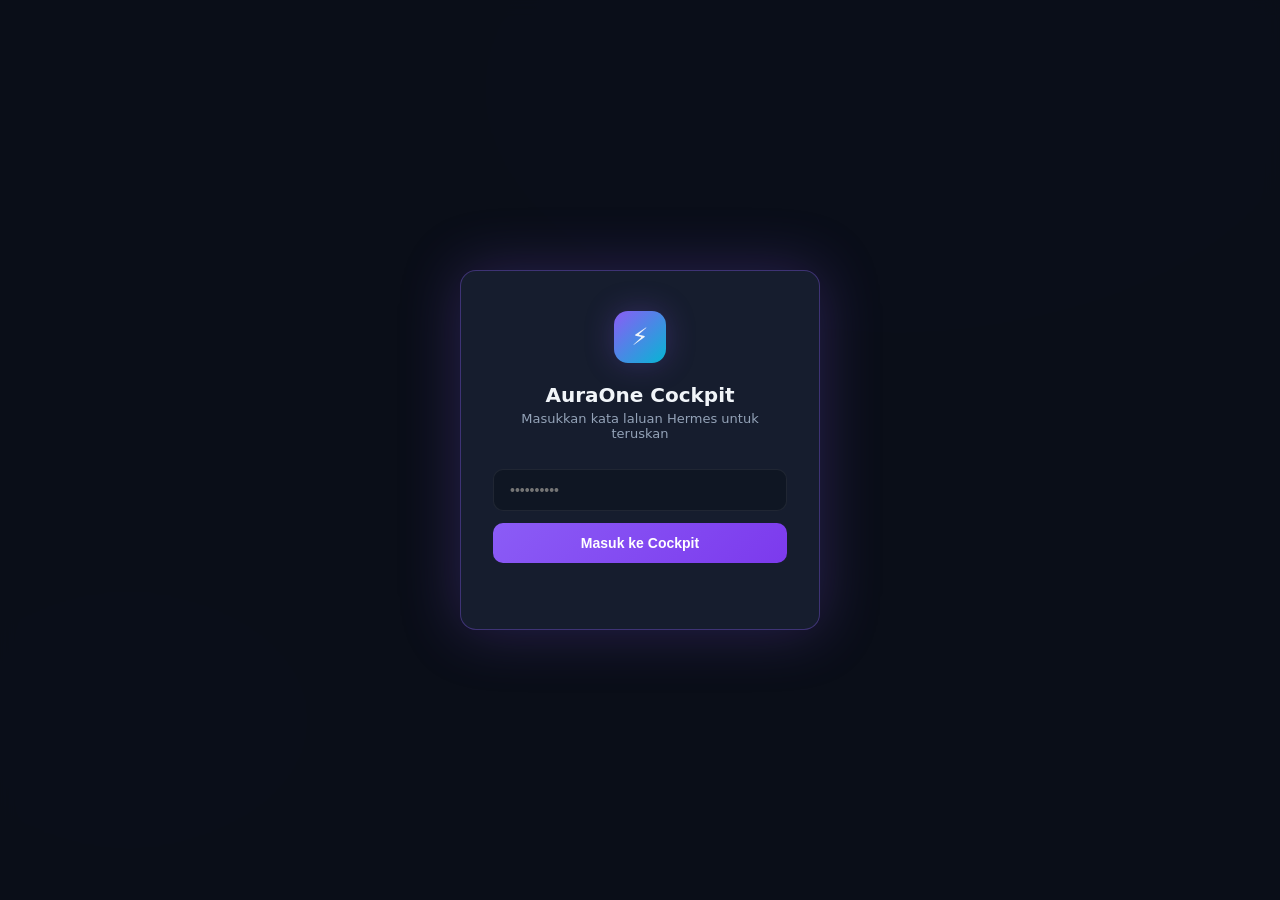
<file: cockpit.html>
<!DOCTYPE html>
<html lang="ms">
<head>
<meta charset="utf-8">
<meta name="viewport" content="width=device-width, initial-scale=1">
<title>AuraOne Cockpit</title>
<style>
/* ══════════════════════════════════════════════════════
   DESIGN TOKENS — LightVela inspired dark slate
══════════════════════════════════════════════════════ */
:root {
  --bg-base:        #0B0F19;
  --bg-surface:     #111827;
  --bg-card:        #161D2E;
  --bg-card-hover:  #1C2538;
  --bg-input:       #0F1623;
  --border:         rgba(255,255,255,0.07);
  --border-accent:  rgba(139,92,246,0.35);
  --glass:          rgba(255,255,255,0.04);
  --glass-hover:    rgba(255,255,255,0.07);

  --accent:         #8B5CF6;
  --accent-glow:    rgba(139,92,246,0.25);
  --accent-2:       #06B6D4;
  --green:          #22D3A5;
  --amber:          #F59E0B;
  --red:            #EF4444;
  --muted:          #6B7280;

  --text-primary:   #F1F5F9;
  --text-secondary: #94A3B8;
  --text-muted:     #475569;

  --radius-lg:      16px;
  --radius-md:      10px;
  --radius-sm:      6px;

  --font: 'Inter', 'Segoe UI', system-ui, sans-serif;
  --font-mono: 'JetBrains Mono', 'Fira Code', monospace;
}

*, *::before, *::after { box-sizing: border-box; margin: 0; padding: 0; }

@import url('https://fonts.googleapis.com/css2?family=Inter:wght@300;400;500;600;700&family=JetBrains+Mono&display=swap');

body {
  font-family: var(--font);
  background: var(--bg-base);
  color: var(--text-primary);
  min-height: 100vh;
  overflow-x: hidden;
}

/* ══════════════════════════════════════════════════════
   ANIMATED BACKGROUND
══════════════════════════════════════════════════════ */
body::before {
  content: '';
  position: fixed;
  inset: 0;
  background:
    radial-gradient(ellipse 60% 50% at 70% 10%, rgba(139,92,246,0.08) 0%, transparent 70%),
    radial-gradient(ellipse 40% 40% at 10% 80%, rgba(6,182,212,0.05) 0%, transparent 60%);
  pointer-events: none;
  z-index: 0;
}

/* ══════════════════════════════════════════════════════
   TOPBAR
══════════════════════════════════════════════════════ */
#topbar {
  position: sticky;
  top: 0;
  z-index: 100;
  display: flex;
  align-items: center;
  justify-content: space-between;
  padding: 0 24px;
  height: 56px;
  background: rgba(11,15,25,0.85);
  backdrop-filter: blur(20px);
  -webkit-backdrop-filter: blur(20px);
  border-bottom: 1px solid var(--border);
}

.topbar-brand {
  display: flex;
  align-items: center;
  gap: 10px;
  font-weight: 700;
  font-size: 15px;
  letter-spacing: -0.3px;
}
.topbar-brand .logo-dot {
  width: 28px; height: 28px;
  border-radius: 8px;
  background: linear-gradient(135deg, var(--accent), var(--accent-2));
  display: flex; align-items: center; justify-content: center;
  font-size: 14px;
  box-shadow: 0 0 16px var(--accent-glow);
}
.topbar-brand span { color: var(--text-primary); }
.topbar-brand em { color: var(--accent); font-style: normal; }

.topbar-status {
  display: flex;
  align-items: center;
  gap: 16px;
  font-size: 12px;
  color: var(--text-secondary);
}
.topbar-pill {
  display: flex;
  align-items: center;
  gap: 6px;
  padding: 4px 10px;
  background: var(--glass);
  border: 1px solid var(--border);
  border-radius: 20px;
  font-size: 11px;
  font-family: var(--font-mono);
}
.topbar-pill .dot {
  width: 6px; height: 6px;
  border-radius: 50%;
  background: var(--muted);
}
.topbar-pill .dot.green { background: var(--green); box-shadow: 0 0 6px var(--green); }
.topbar-pill .dot.amber { background: var(--amber); }
.topbar-pill .dot.red   { background: var(--red); }
.topbar-pill .dot.pulse {
  animation: pulse 2s infinite;
}
@keyframes pulse {
  0%, 100% { opacity: 1; }
  50% { opacity: 0.4; }
}

.topbar-right {
  display: flex;
  align-items: center;
  gap: 8px;
}
.btn-link {
  padding: 6px 12px;
  border-radius: var(--radius-sm);
  border: 1px solid var(--border);
  background: transparent;
  color: var(--text-secondary);
  font-size: 12px;
  cursor: pointer;
  text-decoration: none;
  transition: all 0.15s;
}
.btn-link:hover {
  background: var(--glass-hover);
  color: var(--text-primary);
  border-color: var(--border-accent);
}

/* ══════════════════════════════════════════════════════
   LOGIN OVERLAY
══════════════════════════════════════════════════════ */
#login-overlay {
  position: fixed;
  inset: 0;
  z-index: 999;
  display: flex;
  align-items: center;
  justify-content: center;
  background: rgba(11,15,25,0.97);
  backdrop-filter: blur(8px);
}
.login-card {
  width: 360px;
  padding: 40px 32px;
  background: var(--bg-card);
  border: 1px solid var(--border-accent);
  border-radius: var(--radius-lg);
  box-shadow: 0 0 60px var(--accent-glow);
  text-align: center;
}
.login-card .logo-dot {
  width: 52px; height: 52px;
  border-radius: 14px;
  background: linear-gradient(135deg, var(--accent), var(--accent-2));
  display: flex; align-items: center; justify-content: center;
  font-size: 24px;
  margin: 0 auto 20px;
  box-shadow: 0 0 30px var(--accent-glow);
}
.login-card h2 { font-size: 20px; font-weight: 700; margin-bottom: 4px; }
.login-card p  { font-size: 13px; color: var(--text-secondary); margin-bottom: 28px; }
#login-input {
  width: 100%;
  padding: 12px 16px;
  background: var(--bg-input);
  border: 1px solid var(--border);
  border-radius: var(--radius-md);
  color: var(--text-primary);
  font-size: 14px;
  margin-bottom: 12px;
  outline: none;
  transition: border-color 0.15s;
}
#login-input:focus { border-color: var(--accent); }
#login-btn {
  width: 100%;
  padding: 12px;
  background: linear-gradient(135deg, var(--accent), #7C3AED);
  border: none;
  border-radius: var(--radius-md);
  color: white;
  font-size: 14px;
  font-weight: 600;
  cursor: pointer;
  transition: opacity 0.15s, transform 0.1s;
}
#login-btn:hover  { opacity: 0.9; }
#login-btn:active { transform: scale(0.98); }
#login-error {
  margin-top: 10px;
  font-size: 12px;
  color: var(--red);
  min-height: 16px;
}

/* ══════════════════════════════════════════════════════
   MAIN LAYOUT
══════════════════════════════════════════════════════ */
#app { position: relative; z-index: 1; }

.main-grid {
  display: grid;
  grid-template-columns: 280px 1fr;
  grid-template-rows: auto 1fr;
  gap: 16px;
  padding: 20px 24px 24px;
  max-width: 1400px;
  margin: 0 auto;
  min-height: calc(100vh - 56px);
}

/* ══════════════════════════════════════════════════════
   CARDS / GLASS PANELS
══════════════════════════════════════════════════════ */
.card {
  background: var(--bg-card);
  border: 1px solid var(--border);
  border-radius: var(--radius-lg);
  padding: 20px;
  position: relative;
  overflow: hidden;
}
.card::before {
  content: '';
  position: absolute;
  inset: 0;
  background: var(--glass);
  pointer-events: none;
}
.card-header {
  display: flex;
  align-items: center;
  justify-content: space-between;
  margin-bottom: 16px;
}
.card-title {
  font-size: 11px;
  font-weight: 600;
  letter-spacing: 0.08em;
  text-transform: uppercase;
  color: var(--text-muted);
}
.card-badge {
  font-size: 10px;
  padding: 2px 8px;
  border-radius: 10px;
  background: rgba(139,92,246,0.15);
  color: var(--accent);
  border: 1px solid rgba(139,92,246,0.2);
}

/* ══════════════════════════════════════════════════════
   LEFT SIDEBAR
══════════════════════════════════════════════════════ */
.sidebar {
  display: flex;
  flex-direction: column;
  gap: 14px;
  grid-row: 1 / 3;
}

/* ── Persona Cards ── */
.persona-list { display: flex; flex-direction: column; gap: 10px; }

.persona-card {
  display: flex;
  align-items: center;
  gap: 12px;
  padding: 12px 14px;
  background: var(--glass);
  border: 1px solid var(--border);
  border-radius: var(--radius-md);
  cursor: default;
  transition: all 0.2s;
}
.persona-card:hover {
  background: var(--glass-hover);
  border-color: rgba(139,92,246,0.25);
}
.persona-avatar {
  width: 36px; height: 36px;
  border-radius: 10px;
  display: flex; align-items: center; justify-content: center;
  font-size: 18px;
  flex-shrink: 0;
}
.persona-info { flex: 1; min-width: 0; }
.persona-name {
  font-size: 13px;
  font-weight: 600;
  color: var(--text-primary);
  white-space: nowrap; overflow: hidden; text-overflow: ellipsis;
}
.persona-role {
  font-size: 11px;
  color: var(--text-muted);
  margin-top: 1px;
}
.status-dot {
  width: 8px; height: 8px;
  border-radius: 50%;
  flex-shrink: 0;
  background: var(--muted);
}
.status-dot.online  { background: var(--green); box-shadow: 0 0 8px var(--green); animation: pulse 2s infinite; }
.status-dot.standby { background: var(--amber); }
.status-dot.offline { background: var(--red); }

/* ── System Health ── */
.stat-row {
  display: flex;
  align-items: center;
  justify-content: space-between;
  margin-bottom: 10px;
  font-size: 12px;
}
.stat-row:last-child { margin-bottom: 0; }
.stat-label { color: var(--text-secondary); }
.stat-val   { font-family: var(--font-mono); font-size: 11px; color: var(--text-primary); font-weight: 600; }
.stat-bar-wrap {
  width: 100%;
  height: 4px;
  background: rgba(255,255,255,0.06);
  border-radius: 2px;
  margin-top: 4px;
  margin-bottom: 10px;
  overflow: hidden;
}
.stat-bar {
  height: 100%;
  border-radius: 2px;
  background: linear-gradient(90deg, var(--accent), var(--accent-2));
  transition: width 0.6s ease;
}
.stat-bar.warn  { background: linear-gradient(90deg, var(--amber), #EF4444); }
.stat-bar.green { background: linear-gradient(90deg, var(--green), #059669); }

.service-row {
  display: flex; align-items: center; gap: 8px;
  font-size: 12px; color: var(--text-secondary);
  padding: 5px 0;
  border-bottom: 1px solid var(--border);
}
.service-row:last-child { border-bottom: none; }
.service-row .sdot {
  width: 6px; height: 6px; border-radius: 50%;
  background: var(--muted); flex-shrink: 0;
}
.service-row .sdot.on  { background: var(--green); }
.service-row .sdot.off { background: var(--red); }

/* ══════════════════════════════════════════════════════
   CHAT PANEL
══════════════════════════════════════════════════════ */
.chat-panel {
  display: flex;
  flex-direction: column;
  height: calc(100vh - 56px - 40px);
  min-height: 500px;
}
.chat-messages {
  flex: 1;
  overflow-y: auto;
  padding: 4px 0 16px;
  display: flex;
  flex-direction: column;
  gap: 16px;
  scrollbar-width: thin;
  scrollbar-color: var(--border) transparent;
}
.chat-messages::-webkit-scrollbar { width: 4px; }
.chat-messages::-webkit-scrollbar-thumb {
  background: var(--border);
  border-radius: 2px;
}

.msg {
  display: flex;
  gap: 10px;
  max-width: 88%;
  animation: msgIn 0.2s ease;
}
@keyframes msgIn {
  from { opacity: 0; transform: translateY(8px); }
  to   { opacity: 1; transform: translateY(0); }
}
.msg.user { align-self: flex-end; flex-direction: row-reverse; }
.msg.assistant { align-self: flex-start; }

.msg-avatar {
  width: 32px; height: 32px;
  border-radius: 9px;
  display: flex; align-items: center; justify-content: center;
  font-size: 16px;
  flex-shrink: 0;
  margin-top: 2px;
}
.msg.user     .msg-avatar { background: linear-gradient(135deg, var(--accent), #7C3AED); }
.msg.assistant .msg-avatar { background: linear-gradient(135deg, #1E3A5F, var(--accent-2)); }

.msg-body {}
.msg-sender { font-size: 10px; color: var(--text-muted); margin-bottom: 4px; font-weight: 600; letter-spacing: 0.05em; text-transform: uppercase; }
.msg.user .msg-sender { text-align: right; }
.msg-bubble {
  padding: 10px 14px;
  border-radius: var(--radius-md);
  font-size: 13.5px;
  line-height: 1.6;
  word-break: break-word;
}
.msg.user      .msg-bubble { background: linear-gradient(135deg, rgba(139,92,246,0.22), rgba(124,58,237,0.18)); border: 1px solid rgba(139,92,246,0.25); border-bottom-right-radius: 4px; }
.msg.assistant .msg-bubble { background: var(--glass); border: 1px solid var(--border); border-bottom-left-radius: 4px; }

.msg-bubble pre {
  background: rgba(0,0,0,0.3);
  border: 1px solid var(--border);
  border-radius: var(--radius-sm);
  padding: 10px;
  font-family: var(--font-mono);
  font-size: 12px;
  overflow-x: auto;
  margin-top: 8px;
}
.msg-bubble code { font-family: var(--font-mono); font-size: 12px; color: var(--accent-2); }
.msg-bubble p { margin-bottom: 6px; }
.msg-bubble p:last-child { margin-bottom: 0; }

/* thinking/reasoning indicator */
.thinking-chip {
  display: inline-flex;
  align-items: center;
  gap: 6px;
  font-size: 11px;
  color: var(--text-muted);
  padding: 4px 10px;
  background: rgba(139,92,246,0.08);
  border: 1px solid rgba(139,92,246,0.15);
  border-radius: 20px;
  margin-bottom: 8px;
  font-style: italic;
}
.thinking-chip .spin {
  width: 8px; height: 8px;
  border: 1.5px solid rgba(139,92,246,0.4);
  border-top-color: var(--accent);
  border-radius: 50%;
  animation: spin 0.8s linear infinite;
}
@keyframes spin { to { transform: rotate(360deg); } }

/* metering bar */
.metering-bar {
  display: flex;
  align-items: center;
  gap: 10px;
  margin-top: 6px;
  font-size: 10px;
  font-family: var(--font-mono);
  color: var(--text-muted);
}
.tps-badge {
  padding: 2px 8px;
  border-radius: 10px;
  background: rgba(6,182,212,0.1);
  border: 1px solid rgba(6,182,212,0.2);
  color: var(--accent-2);
}

/* cursor blink */
.cursor {
  display: inline-block;
  width: 2px; height: 14px;
  background: var(--accent);
  border-radius: 1px;
  animation: blink 1s step-end infinite;
  vertical-align: middle;
  margin-left: 2px;
}
@keyframes blink { 50% { opacity: 0; } }

/* ── Chat Composer ── */
.chat-footer {
  padding-top: 12px;
  border-top: 1px solid var(--border);
}
.composer {
  display: flex;
  gap: 10px;
  align-items: flex-end;
}
#chat-input {
  flex: 1;
  background: var(--bg-input);
  border: 1px solid var(--border);
  border-radius: var(--radius-md);
  color: var(--text-primary);
  font-family: var(--font);
  font-size: 13.5px;
  padding: 11px 14px;
  resize: none;
  outline: none;
  line-height: 1.5;
  max-height: 140px;
  transition: border-color 0.15s;
  scrollbar-width: thin;
}
#chat-input:focus { border-color: rgba(139,92,246,0.4); }
#chat-input::placeholder { color: var(--text-muted); }

#send-btn {
  width: 40px; height: 40px;
  border-radius: var(--radius-md);
  border: none;
  background: linear-gradient(135deg, var(--accent), #7C3AED);
  color: white;
  font-size: 16px;
  cursor: pointer;
  flex-shrink: 0;
  display: flex; align-items: center; justify-content: center;
  transition: opacity 0.15s, transform 0.1s;
  box-shadow: 0 4px 12px var(--accent-glow);
}
#send-btn:hover  { opacity: 0.9; }
#send-btn:active { transform: scale(0.95); }
#send-btn:disabled { opacity: 0.4; cursor: not-allowed; }

.chat-meta {
  margin-top: 8px;
  display: flex;
  align-items: center;
  gap: 10px;
  font-size: 10px;
  color: var(--text-muted);
  font-family: var(--font-mono);
}
.chat-meta .sep { color: var(--border); }

/* ══════════════════════════════════════════════════════
   WELCOME EMPTY STATE
══════════════════════════════════════════════════════ */
#chat-welcome {
  display: flex;
  flex-direction: column;
  align-items: center;
  justify-content: center;
  flex: 1;
  text-align: center;
  padding: 40px 20px;
  color: var(--text-muted);
}
#chat-welcome .welcome-icon {
  font-size: 40px;
  margin-bottom: 14px;
  filter: drop-shadow(0 0 20px rgba(139,92,246,0.4));
}
#chat-welcome h3 { font-size: 16px; font-weight: 600; color: var(--text-secondary); margin-bottom: 6px; }
#chat-welcome p  { font-size: 12px; line-height: 1.7; max-width: 260px; }

/* ══════════════════════════════════════════════════════
   SCROLLBAR GLOBAL
══════════════════════════════════════════════════════ */
::-webkit-scrollbar { width: 5px; height: 5px; }
::-webkit-scrollbar-track { background: transparent; }
::-webkit-scrollbar-thumb { background: var(--border); border-radius: 3px; }
</style>
</head>
<body>

<!-- ──────────────────────────────────────────
     LOGIN OVERLAY
────────────────────────────────────────── -->
<div id="login-overlay">
  <div class="login-card">
    <div class="logo-dot">⚡</div>
    <h2>AuraOne Cockpit</h2>
    <p>Masukkan kata laluan Hermes untuk teruskan</p>
    <input type="password" id="login-input" placeholder="••••••••••" autocomplete="current-password">
    <button id="login-btn" onclick="doLogin()">Masuk ke Cockpit</button>
    <div id="login-error"></div>
  </div>
</div>

<!-- ──────────────────────────────────────────
     MAIN APP
────────────────────────────────────────── -->
<div id="app" style="display:none;">

  <!-- TOPBAR -->
  <div id="topbar">
    <div class="topbar-brand">
      <div class="logo-dot">⚡</div>
      <span>AuraOne <em>Cockpit</em></span>
    </div>
    <div class="topbar-status">
      <div class="topbar-pill">
        <div class="dot green pulse" id="tb-hermes-dot"></div>
        <span id="tb-hermes-label">Hermes ...</span>
      </div>
      <div class="topbar-pill">
        <span id="tb-ram">RAM —</span>
        <div class="dot" style="background:var(--border)"></div>
        <span id="tb-cpu">CPU —</span>
      </div>
    </div>
    <div class="topbar-right">
      <a href="https://khairulxshafiq.github.io/Aura-dashboard/auraone.html" target="_blank" class="btn-link">↗ Full Dashboard</a>
    </div>
  </div>

  <!-- BENTO GRID -->
  <div class="main-grid">

    <!-- LEFT SIDEBAR -->
    <div class="sidebar">

      <!-- Persona Squad -->
      <div class="card">
        <div class="card-header">
          <span class="card-title">Persona Squad</span>
          <span class="card-badge" id="squad-online-count">— online</span>
        </div>
        <div class="persona-list">
          <div class="persona-card" id="persona-aura">
            <div class="persona-avatar" style="background:linear-gradient(135deg,#3B0764,#7C3AED)">🌟</div>
            <div class="persona-info">
              <div class="persona-name">Aura</div>
              <div class="persona-role">Lead Orchestrator</div>
            </div>
            <div class="status-dot" id="dot-aura"></div>
          </div>
          <div class="persona-card" id="persona-xiao">
            <div class="persona-avatar" style="background:linear-gradient(135deg,#0F2027,#0891B2)">✍️</div>
            <div class="persona-info">
              <div class="persona-name">Xiao</div>
              <div class="persona-role">Content Director</div>
            </div>
            <div class="status-dot" id="dot-xiao"></div>
          </div>
          <div class="persona-card" id="persona-amira">
            <div class="persona-avatar" style="background:linear-gradient(135deg,#052e16,#059669)">📈</div>
            <div class="persona-info">
              <div class="persona-name">Amira</div>
              <div class="persona-role">Trading Analyst</div>
            </div>
            <div class="status-dot" id="dot-amira"></div>
          </div>
          <div class="persona-card" id="persona-luma">
            <div class="persona-avatar" style="background:linear-gradient(135deg,#1a1a2e,#4338CA)">🛸</div>
            <div class="persona-info">
              <div class="persona-name">Luma</div>
              <div class="persona-role">DevOps Engineer</div>
            </div>
            <div class="status-dot" id="dot-luma"></div>
          </div>
        </div>
      </div>

      <!-- System Health -->
      <div class="card">
        <div class="card-header">
          <span class="card-title">Sistem Hermes VPS</span>
          <span style="font-size:9px;color:var(--text-muted);font-family:var(--font-mono)" id="health-ts">—</span>
        </div>
        <div>
          <div class="stat-row">
            <span class="stat-label">RAM</span>
            <span class="stat-val" id="ram-val">—</span>
          </div>
          <div class="stat-bar-wrap"><div class="stat-bar" id="ram-bar" style="width:0%"></div></div>
          <div class="stat-row">
            <span class="stat-label">CPU Load</span>
            <span class="stat-val" id="cpu-val">—</span>
          </div>
          <div class="stat-bar-wrap"><div class="stat-bar green" id="cpu-bar" style="width:0%"></div></div>
          <div class="stat-row">
            <span class="stat-label">Disk</span>
            <span class="stat-val" id="disk-val">—</span>
          </div>
          <div class="stat-bar-wrap"><div class="stat-bar" id="disk-bar" style="width:0%"></div></div>
          <div class="stat-row" style="margin-top:4px">
            <span class="stat-label">Sesi Aktif</span>
            <span class="stat-val" id="sess-val">—</span>
          </div>
          <div class="stat-row">
            <span class="stat-label">Strim Aktif</span>
            <span class="stat-val" id="stream-val">—</span>
          </div>
        </div>
      </div>

      <!-- Services -->
      <div class="card">
        <div class="card-header">
          <span class="card-title">Servis Langsung</span>
        </div>
        <div id="services-list">
          <div class="service-row"><div class="sdot" id="svc-gateway"></div><span>Gateway Telegram</span></div>
          <div class="service-row"><div class="sdot" id="svc-opend"></div><span>Moomoo OpenD :11111</span></div>
          <div class="service-row"><div class="sdot" id="svc-platform"></div><span>Platform Connected</span></div>
        </div>
      </div>

    </div><!-- /sidebar -->

    <!-- CHAT PANEL -->
    <div class="card chat-panel">
      <div class="card-header" style="flex-shrink:0">
        <span class="card-title">Chat Terus dengan Hermes</span>
        <span class="card-badge" id="model-badge">glm-5.3-flash</span>
      </div>

      <!-- Messages -->
      <div class="chat-messages" id="chat-messages">
        <div id="chat-welcome">
          <div class="welcome-icon">⚡</div>
          <h3>AuraOne Sedia</h3>
          <p>Taip sebarang arahan, soalan, atau tugas untuk Hermes agent.</p>
        </div>
      </div>

      <!-- Footer -->
      <div class="chat-footer">
        <div class="composer">
          <textarea id="chat-input" rows="1" placeholder="Hantar arahan kepada Aura..."></textarea>
          <button id="send-btn" onclick="sendMessage()">▶</button>
        </div>
        <div class="chat-meta">
          <span id="meta-session">session —</span>
          <span class="sep">•</span>
          <span id="meta-model">glm-5.3-flash · opencode-go</span>
          <span class="sep">•</span>
          <span id="meta-tps">—</span>
        </div>
      </div>
    </div><!-- /chat-panel -->

  </div><!-- /main-grid -->
</div><!-- /app -->

<script>
/* ════════════════════════════════════════════
   CONFIG
════════════════════════════════════════════ */
const API = '';           // same origin — no CORS
// stats.json served from GitHub Pages (has CORS * headers, updated every 15min by cron)
const STATS_URL = 'https://khairulxshafiq.github.io/Aura-dashboard/stats.json';
let SESSION_ID  = null;
let IS_STREAMING = false;
let HEALTH_INTERVAL = null;
let LAST_TPS = '—';

/* ════════════════════════════════════════════
   AUTH
════════════════════════════════════════════ */
async function doLogin() {
  const pw  = document.getElementById('login-input').value.trim();
  const err = document.getElementById('login-error');
  const btn = document.getElementById('login-btn');
  if (!pw) { err.textContent = 'Sila masukkan kata laluan.'; return; }

  btn.disabled = true;
  btn.textContent = 'Mengesahkan...';
  err.textContent = '';

  try {
    const res = await fetch(API + '/api/auth/login', {
      method: 'POST',
      headers: { 'Content-Type': 'application/json' },
      credentials: 'include',
      body: JSON.stringify({ password: pw })
    });
    const d = await res.json();
    if (d.ok) {
      document.getElementById('login-overlay').style.display = 'none';
      document.getElementById('app').style.display = 'block';
      await bootApp();
    } else {
      err.textContent = 'Kata laluan salah.';
      btn.disabled = false;
      btn.textContent = 'Masuk ke Cockpit';
    }
  } catch(e) {
    err.textContent = 'Gagal hubungi Hermes. Semak sambungan.';
    btn.disabled = false;
    btn.textContent = 'Masuk ke Cockpit';
  }
}

document.getElementById('login-input').addEventListener('keydown', e => {
  if (e.key === 'Enter') doLogin();
});

/* ════════════════════════════════════════════
   BOOT
════════════════════════════════════════════ */
async function bootApp() {
  await Promise.all([
    fetchHealth(),
    fetchAgentHealth(),
    initSession()
  ]);
  // Also try stats.json for persona + service details
  fetchStatsJson();
  // Auto-refresh every 60s
  HEALTH_INTERVAL = setInterval(() => {
    fetchHealth();
    fetchAgentHealth();
  }, 60000);
}

/* ════════════════════════════════════════════
   SYSTEM HEALTH
════════════════════════════════════════════ */
async function fetchHealth() {
  try {
    const res = await fetch(API + '/api/system/health', { credentials: 'include' });
    const d = await res.json();
    if (d.status !== 'ok') return;

    const ram  = d.memory.percent;
    const cpu  = d.cpu.percent || 0;
    const disk = d.disk.percent || 0;

    const ramMB  = Math.round(d.memory.used_bytes / 1024 / 1024);
    const ramTot = Math.round(d.memory.total_bytes / 1024 / 1024);
    const diskU  = Math.round(d.disk.used_bytes / 1024 / 1024 / 1024);
    const diskT  = Math.round(d.disk.total_bytes / 1024 / 1024 / 1024);

    set('ram-val', `${ram}%`);
    set('cpu-val', `${cpu}%`);
    set('disk-val', `${diskU}GB / ${diskT}GB`);
    set('tb-ram', `RAM ${ram}%`);
    set('tb-cpu', `CPU ${cpu}%`);
    set('health-ts', new Date().toLocaleTimeString('ms-MY', {hour:'2-digit', minute:'2-digit'}));

    setBar('ram-bar',  ram,  ram > 85 ? 'warn' : null);
    setBar('cpu-bar',  cpu,  cpu > 80 ? 'warn' : 'green');
    setBar('disk-bar', disk, disk > 80 ? 'warn' : null);

    const sess    = d.webui_runtime?.sessions?.resident ?? '?';
    const streams = d.webui_runtime?.streams?.active ?? 0;
    set('sess-val',   sess + ' sesi');
    set('stream-val', streams + ' aktif');

  } catch(e) { console.warn('health fetch failed', e); }
}

async function fetchAgentHealth() {
  try {
    const res = await fetch(API + '/api/health/agent', { credentials: 'include' });
    const d = await res.json();

    const alive   = d.alive === true;
    const gwState = d.details?.gateway_state || 'unknown';
    const platforms = d.details?.platform_count || 0;

    // Topbar
    const tbDot = document.getElementById('tb-hermes-dot');
    const tbLbl = document.getElementById('tb-hermes-label');
    tbDot.className = 'dot ' + (alive ? 'green pulse' : 'red');
    tbLbl.textContent = alive ? 'Hermes Live' : 'Hermes Down';

    // Aura persona = Hermes alive
    setPersona('aura', alive ? 'online' : 'offline');

    // Services
    setService('svc-gateway',  gwState === 'running');
    setService('svc-platform', platforms > 0);

    updateSquadCount();
  } catch(e) {
    setPersona('aura', 'offline');
    const tbDot = document.getElementById('tb-hermes-dot');
    tbDot.className = 'dot red';
    document.getElementById('tb-hermes-label').textContent = 'Hermes Down';
  }
}

/* ════════════════════════════════════════════
   STATS.JSON (persona + services detail)
════════════════════════════════════════════ */
async function fetchStatsJson() {
  try {
    // Try to get from the same server's aura-dashboard stats
    // (cockpit is served from hermes-webui, stats.json is in aura-dashboard)
    // We use GitHub Pages as fallback data source
    const urls = [
      STATS_URL + '?t=' + Date.now()
    ];
    let d = null;
    for (const url of urls) {
      try {
        const r = await fetch(url);
        if (r.ok) { d = await r.json(); break; }
      } catch {}
    }
    if (!d) return;

    // Xiao — check if content engine cron is in services
    const services = d.services || [];
    const xiaoRunning = services.some(s =>
      s.name && (s.name.toLowerCase().includes('xiao') || s.name.toLowerCase().includes('content') || s.name.toLowerCase().includes('airtable'))
      && s.status === 'running'
    );
    setPersona('xiao', xiaoRunning ? 'online' : 'standby');

    // Amira — check trade bot
    const amiraRunning = services.some(s =>
      s.name && (s.name.toLowerCase().includes('amira') || s.name.toLowerCase().includes('trade'))
      && s.status === 'running'
    );
    setPersona('amira', amiraRunning ? 'online' : 'standby');

    // Luma — standby (GCP VM, not always connected to VPS)
    setPersona('luma', 'standby');

    // OpenD service
    const opendOk = services.some(s =>
      s.name && s.name.toLowerCase().includes('opend') && s.status === 'running'
    );
    setService('svc-opend', opendOk);

    updateSquadCount();

    // Model badge
    const model = d.model?.default;
    if (model) {
      set('model-badge', model);
      set('meta-model', model + ' · ' + (d.model?.provider || 'opencode-go'));
    }

  } catch(e) { console.warn('stats.json fetch failed', e); }
}

/* ════════════════════════════════════════════
   CHAT — SESSION INIT
════════════════════════════════════════════ */
async function initSession() {
  // Re-use session from sessionStorage if still valid
  const cached = sessionStorage.getItem('cockpit_session_id');
  if (cached) {
    SESSION_ID = cached;
    set('meta-session', 'session ' + SESSION_ID.slice(-6));
    return;
  }
  try {
    const res = await fetch(API + '/api/session/new', {
      method: 'POST',
      credentials: 'include',
      headers: { 'Content-Type': 'application/json' },
      body: JSON.stringify({})
    });
    const d = await res.json();
    SESSION_ID = d.session?.session_id;
    if (SESSION_ID) {
      sessionStorage.setItem('cockpit_session_id', SESSION_ID);
      set('meta-session', 'session ' + SESSION_ID.slice(-6));
      set('model-badge', d.session?.model || 'glm-5.3-flash');
      set('meta-model', (d.session?.model || 'glm-5.3-flash') + ' · ' + (d.session?.model_provider || 'opencode-go'));
    }
  } catch(e) { console.warn('session init failed', e); }
}

/* ════════════════════════════════════════════
   CHAT — SEND + STREAM
════════════════════════════════════════════ */
document.getElementById('chat-input').addEventListener('keydown', e => {
  if (e.key === 'Enter' && !e.shiftKey) {
    e.preventDefault();
    sendMessage();
  }
});

document.getElementById('chat-input').addEventListener('input', function() {
  this.style.height = 'auto';
  this.style.height = Math.min(this.scrollHeight, 140) + 'px';
});

async function sendMessage() {
  if (IS_STREAMING) return;
  const input = document.getElementById('chat-input');
  const text  = input.value.trim();
  if (!text || !SESSION_ID) return;

  input.value = '';
  input.style.height = 'auto';

  // Hide welcome
  const welcome = document.getElementById('chat-welcome');
  if (welcome) welcome.remove();

  // Append user message
  appendMsg('user', text);

  // Start assistant bubble (streaming)
  const msgId = 'msg-' + Date.now();
  const { bubble, thinker, meter } = appendAssistantMsg(msgId);

  IS_STREAMING = true;
  document.getElementById('send-btn').disabled = true;

  try {
    // POST to start chat
    const startRes = await fetch(API + '/api/chat/start', {
      method: 'POST',
      credentials: 'include',
      headers: { 'Content-Type': 'application/json' },
      body: JSON.stringify({ message: text, session_id: SESSION_ID })
    });
    const startD = await startRes.json();

    if (startD.error) {
      // Session may have expired — reset and retry once
      if (startD.error.toLowerCase().includes('session')) {
        sessionStorage.removeItem('cockpit_session_id');
        await initSession();
        // Retry
        const retryRes = await fetch(API + '/api/chat/start', {
          method: 'POST',
          credentials: 'include',
          headers: { 'Content-Type': 'application/json' },
          body: JSON.stringify({ message: text, session_id: SESSION_ID })
        });
        const retryD = await retryRes.json();
        if (retryD.error) throw new Error(retryD.error);
        Object.assign(startD, retryD);
      } else {
        throw new Error(startD.error);
      }
    }

    const streamId = startD.stream_id;
    await streamResponse(streamId, bubble, thinker, meter);

  } catch(e) {
    bubble.innerHTML = '<span style="color:var(--red)">⚠ ' + e.message + '</span>';
  } finally {
    // Remove cursor
    const cur = document.getElementById('cursor-' + msgId);
    if (cur) cur.remove();
    IS_STREAMING = false;
    document.getElementById('send-btn').disabled = false;
  }
}

async function streamResponse(streamId, bubble, thinker, meter) {
  return new Promise((resolve, reject) => {
    const url = API + '/api/chat/stream?stream_id=' + streamId;
    const es  = new EventSource(url, { withCredentials: true });

    let fullText = '';
    let reasoning = '';
    let lastTps = null;

    es.addEventListener('token', e => {
      const d = JSON.parse(e.data);
      fullText += d.text || '';
      bubble.innerHTML = renderMd(fullText) + '<span class="cursor" id="cursor-' + streamId + '"></span>';
      scrollChat();
    });

    es.addEventListener('reasoning', e => {
      const d = JSON.parse(e.data);
      reasoning += d.text || '';
      if (thinker) thinker.title = reasoning;
    });

    es.addEventListener('metering', e => {
      const d = JSON.parse(e.data);
      if (d.tps && d.tps_available) {
        lastTps = d.tps;
        set('meta-tps', d.tps + ' tok/s');
        LAST_TPS = d.tps + ' tok/s';
      }
    });

    es.addEventListener('done', () => {
      es.close();
      // Remove cursor
      const cur = document.getElementById('cursor-' + streamId);
      if (cur) cur.remove();
      // Final render
      bubble.innerHTML = renderMd(fullText);
      // Show metering
      if (lastTps && meter) {
        meter.innerHTML = '<span class="tps-badge">' + lastTps + ' tok/s</span>';
        meter.style.display = 'flex';
      }
      scrollChat();
      resolve();
    });

    es.addEventListener('error', e => {
      es.close();
      resolve(); // don't reject — partial response is ok
    });

    // Remove thinking chip once first token arrives
    es.addEventListener('token', () => {
      if (thinker && thinker.parentNode) thinker.remove();
    }, { once: true });
  });
}

/* ════════════════════════════════════════════
   CHAT RENDERING HELPERS
════════════════════════════════════════════ */
function appendMsg(role, text) {
  const c = document.getElementById('chat-messages');
  const div = document.createElement('div');
  div.className = 'msg ' + role;
  const avatar = role === 'user' ? '👤' : '⚡';
  const sender = role === 'user' ? 'Anda' : 'Hermes · Aura';
  div.innerHTML = `
    <div class="msg-avatar">${avatar}</div>
    <div class="msg-body">
      <div class="msg-sender">${sender}</div>
      <div class="msg-bubble">${renderMd(text)}</div>
    </div>`;
  c.appendChild(div);
  scrollChat();
  return div;
}

function appendAssistantMsg(msgId) {
  const c = document.getElementById('chat-messages');
  const div = document.createElement('div');
  div.className = 'msg assistant';
  div.id = msgId;

  const thinker = document.createElement('div');
  thinker.className = 'thinking-chip';
  thinker.innerHTML = '<div class="spin"></div> Aura sedang berfikir...';

  const bubble = document.createElement('div');
  bubble.className = 'msg-bubble';
  bubble.innerHTML = '<span class="cursor"></span>';

  const meter = document.createElement('div');
  meter.className = 'metering-bar';
  meter.style.display = 'none';

  const body = document.createElement('div');
  body.className = 'msg-body';
  body.innerHTML = '<div class="msg-sender">HERMES · AURA</div>';
  body.appendChild(thinker);
  body.appendChild(bubble);
  body.appendChild(meter);

  div.innerHTML = '<div class="msg-avatar">⚡</div>';
  div.appendChild(body);
  c.appendChild(div);
  scrollChat();
  return { bubble, thinker, meter };
}

function scrollChat() {
  const c = document.getElementById('chat-messages');
  c.scrollTop = c.scrollHeight;
}

/* Minimal markdown — bold, code, newlines */
function renderMd(text) {
  if (!text) return '';
  return text
    .replace(/&/g,'&amp;').replace(/</g,'&lt;').replace(/>/g,'&gt;')
    .replace(/\*\*(.+?)\*\*/g, '<strong>$1</strong>')
    .replace(/`([^`]+)`/g, '<code>$1</code>')
    .replace(/```([\s\S]*?)```/g, (_, c) => '<pre>' + c + '</pre>')
    .replace(/\n/g, '<br>');
}

/* ════════════════════════════════════════════
   DOM HELPERS
════════════════════════════════════════════ */
function set(id, text) {
  const el = document.getElementById(id);
  if (el) el.textContent = text;
}

function setBar(id, pct, cls) {
  const el = document.getElementById(id);
  if (!el) return;
  el.style.width = Math.min(pct, 100) + '%';
  el.className = 'stat-bar' + (cls ? ' ' + cls : '');
}

function setPersona(name, state) {
  const dot = document.getElementById('dot-' + name);
  if (!dot) return;
  dot.className = 'status-dot ' + state;
}

function setService(id, online) {
  const el = document.getElementById(id);
  if (!el) return;
  el.className = 'sdot ' + (online ? 'on' : 'off');
}

function updateSquadCount() {
  const names = ['aura','xiao','amira','luma'];
  const count = names.filter(n => {
    const d = document.getElementById('dot-' + n);
    return d && d.className.includes('online');
  }).length;
  set('squad-online-count', count + ' online');
}
</script>
</body>
</html>
</file>
